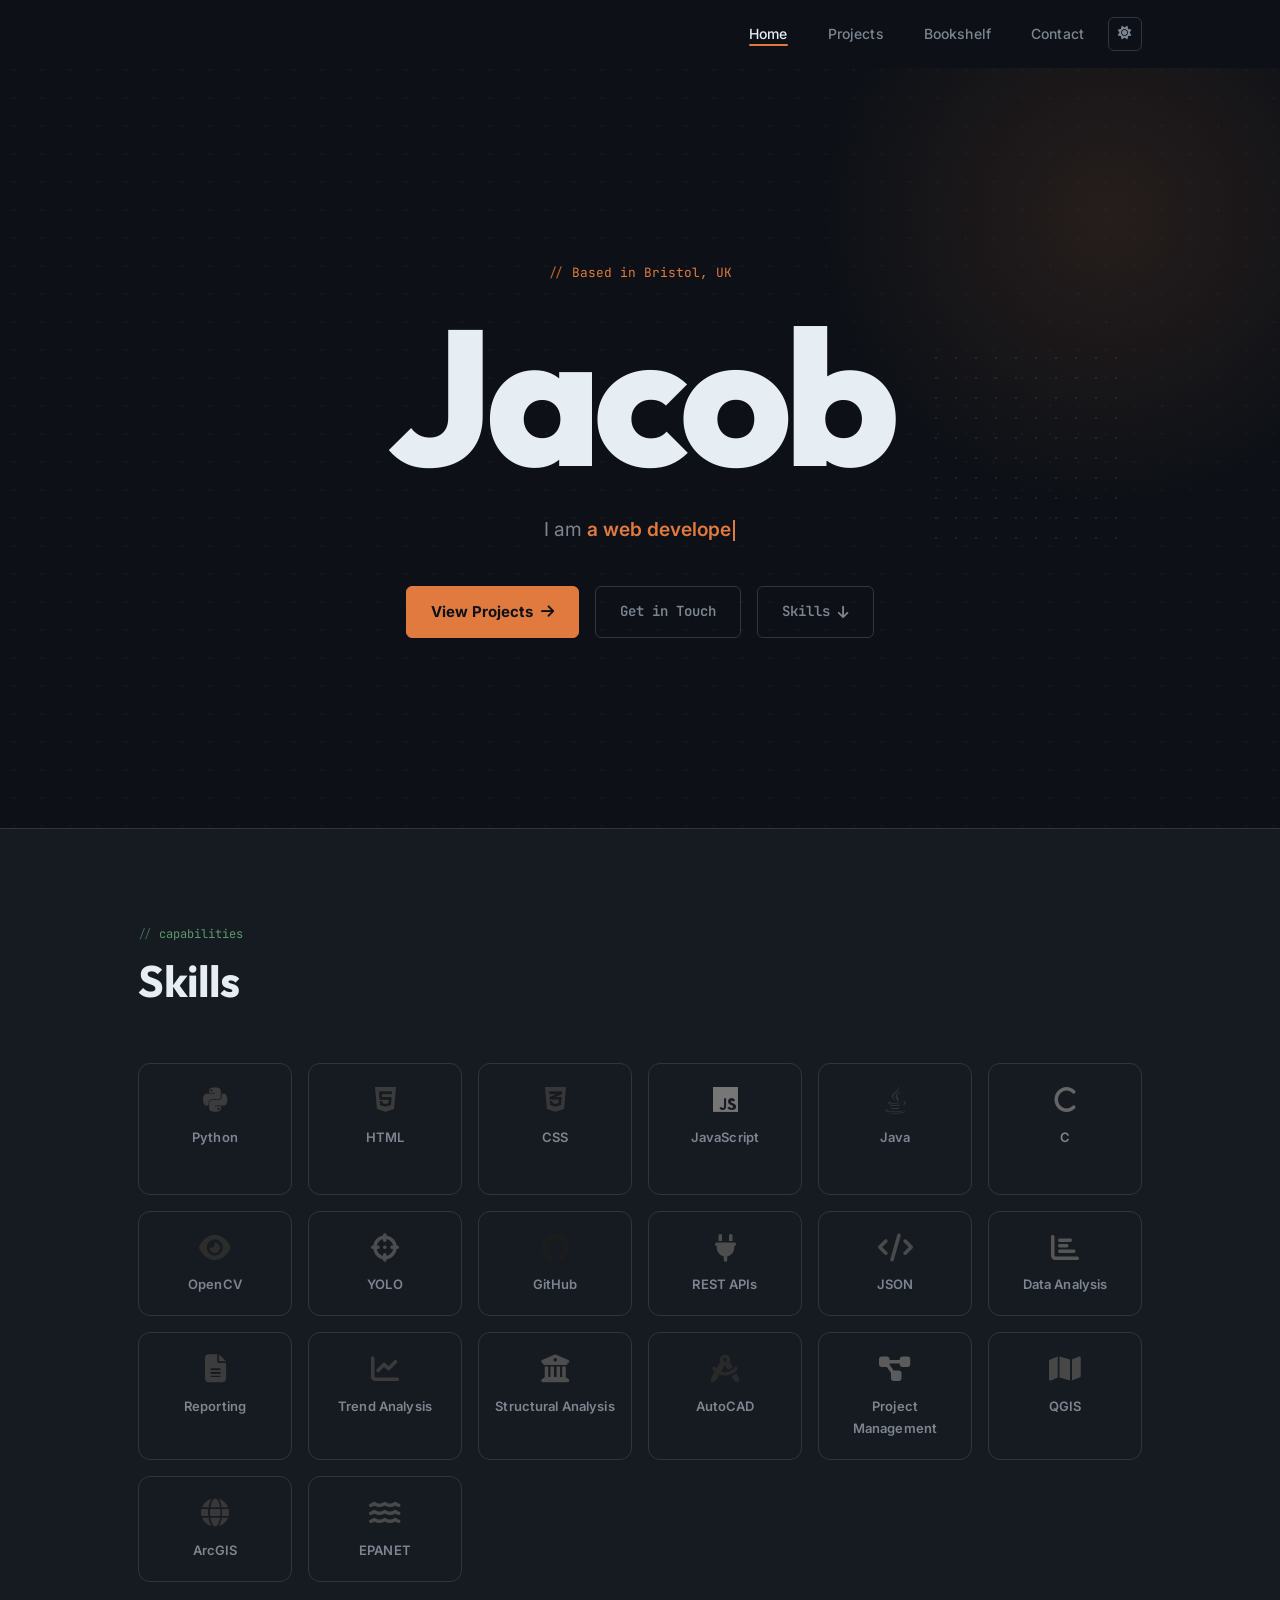
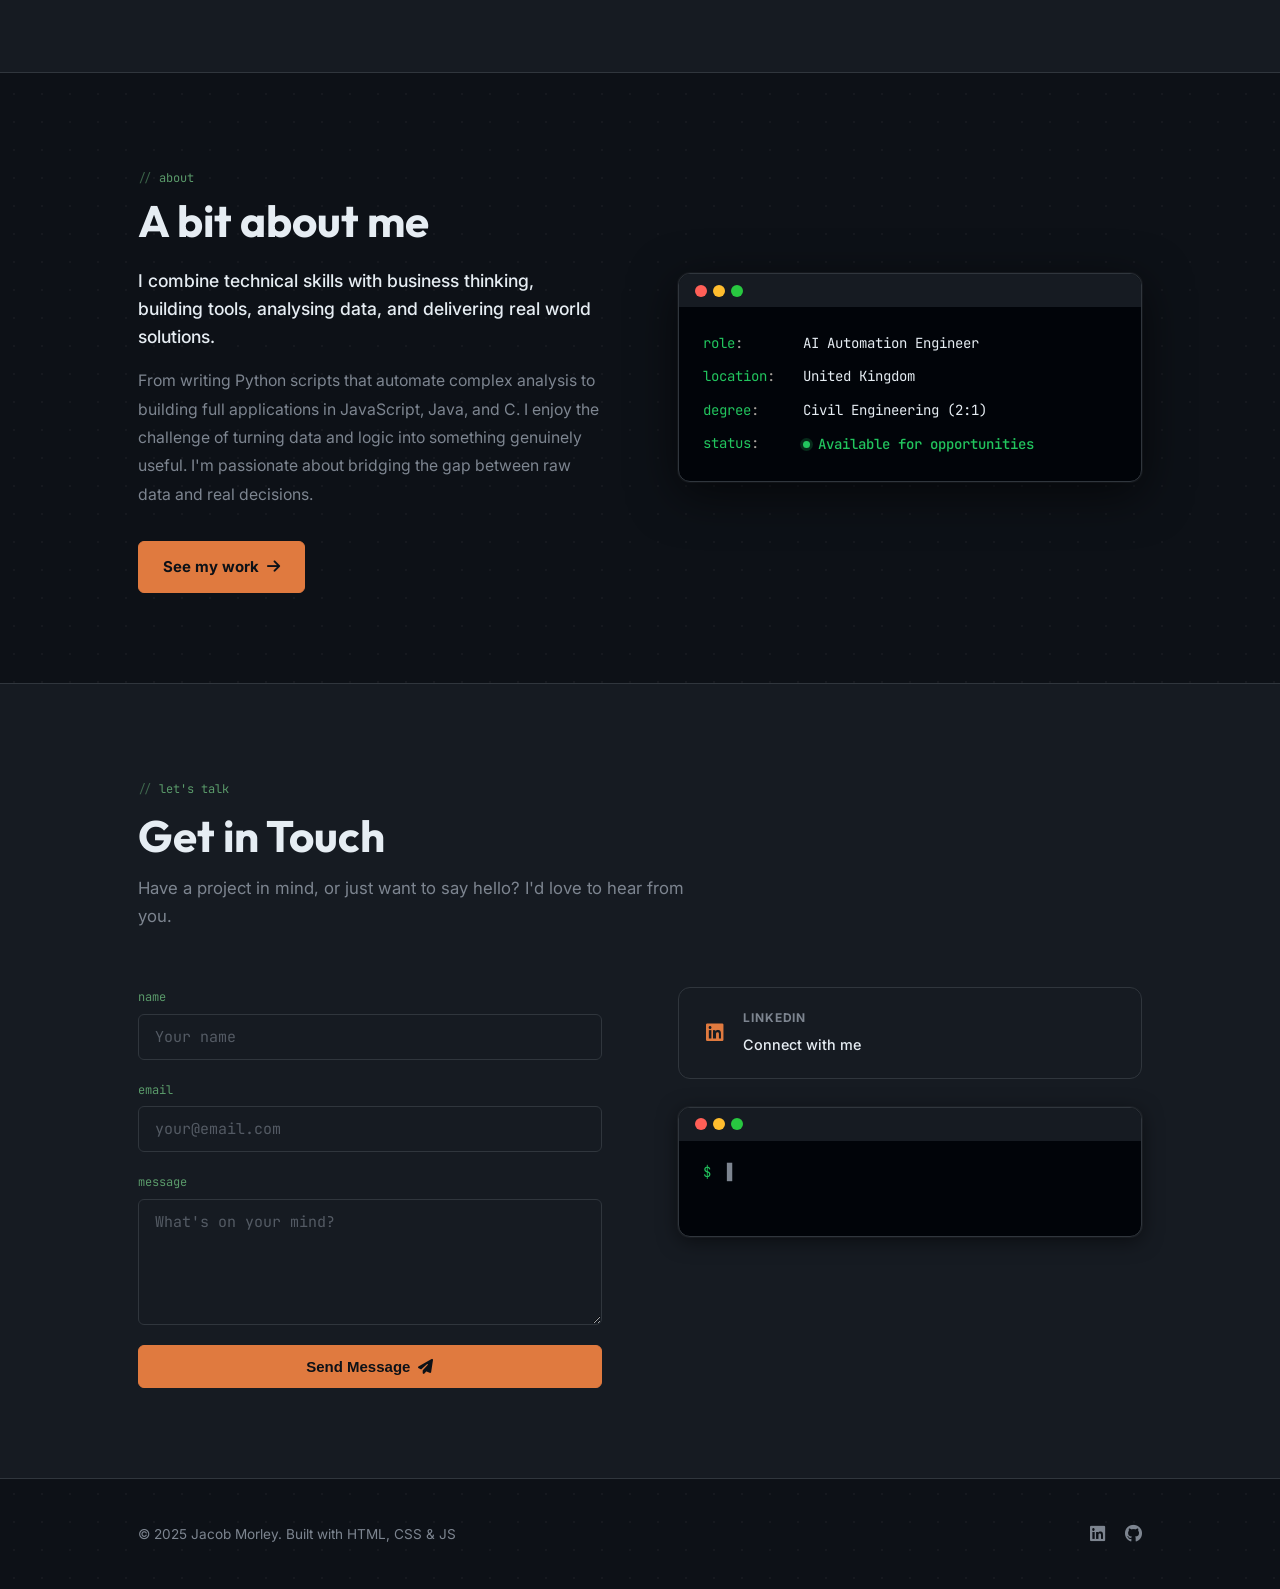
<file: index.html>
<!DOCTYPE html>
<html lang="en">
<head>
  <meta charset="UTF-8" />
  <meta name="viewport" content="width=device-width, initial-scale=1.0" />
  <title>Jacob Morley, Developer, Engineer, Writer</title>
  <meta name="description" content="Developer, Engineer, Writer based in Bristol, UK." />
  <meta property="og:title" content="Jacob Morley" />
  <meta property="og:description" content="Developer, Engineer, Writer" />
  <meta property="og:type" content="website" />

  <script>(function(){var t=localStorage.getItem('theme')||'dark';document.documentElement.setAttribute('data-theme',t);})();</script>
  <link rel="preconnect" href="https://fonts.googleapis.com" />
  <link rel="preconnect" href="https://fonts.gstatic.com" crossorigin />
  <link href="https://fonts.googleapis.com/css2?family=JetBrains+Mono:wght@400;500&family=Outfit:wght@300;400;500;600;700;800&family=Inter:wght@300;400;500;600&display=swap" rel="stylesheet" />
  <link rel="stylesheet" href="https://cdnjs.cloudflare.com/ajax/libs/font-awesome/6.5.1/css/all.min.css" crossorigin="anonymous" />
  <link rel="stylesheet" href="css/style.css" />
</head>
<body>

  <div class="scroll-progress" id="scrollProgress" aria-hidden="true"></div>

  <!-- Custom Cursor -->
  <div class="cursor-dot"  id="cursorDot" aria-hidden="true"></div>
  <div class="cursor-ring" id="cursorRing" aria-hidden="true"></div>

  <!-- Morphing title — physically travels from hero to nav on scroll -->
  <div id="morphTitle" class="morph-title" aria-hidden="true"><span id="morphFirst">Jacob</span><span id="morphLast"> Morley</span></div>

  <!-- Navigation -->
  <nav class="nav" id="nav" role="navigation" aria-label="Main navigation">
    <div class="nav__inner">
      <a href="index.html" class="nav__logo" aria-label="Jacob Morley Home">Jacob Morley</a>

      <ul class="nav__links" id="navLinks" role="list">
        <li><a href="index.html"     class="nav__link active">Home</a></li>
        <li><a href="projects.html"  class="nav__link">Projects</a></li>
        <li><a href="bookshelf.html" class="nav__link">Bookshelf</a></li>
        <li><a href="#contact"       class="nav__link">Contact</a></li>
      </ul>

      <div class="nav__actions">
        <button class="theme-toggle" id="themeToggle" aria-label="Toggle light/dark mode">
          <i class="fa-solid fa-sun" id="themeIcon"></i>
        </button>
        <button class="nav__toggle" id="navToggle" aria-label="Toggle menu" aria-expanded="false">
          <span></span>
          <span></span>
          <span></span>
        </button>
      </div>
    </div>
  </nav>

  <main>
    <!-- ── Hero ───────────────────────────────────────────── -->
    <section class="hero" id="hero" aria-label="Introduction">
      <div class="container">
        <div class="hero__content">
          <span class="hero__eyebrow fade-in">Based in Bristol, UK</span>
          <h1 class="hero__name" id="heroName">Jacob</h1>
          <p class="hero__tagline fade-in" aria-label="I am a web developer, AI Automation Engineer, musician, writer, kitesurfer, and company director">
            I am <span class="hero__typewriter"><span class="hero__typewriter-text" id="typewriterText"></span><span class="hero__cursor" aria-hidden="true"></span></span>
          </p>
          <div class="hero__cta fade-in">
            <a href="projects.html" class="btn btn--primary">
              View Projects <i class="fa-solid fa-arrow-right" aria-hidden="true"></i>
            </a>
            <a href="#contact" class="btn btn--ghost">Get in Touch</a>
            <a href="#skills" class="btn btn--ghost">
              Skills <i class="fa-solid fa-arrow-down" aria-hidden="true"></i>
            </a>
          </div>
        </div>

        <div class="hero__decoration" aria-hidden="true">
          <div class="hero__grid"></div>
        </div>
      </div>
    </section>

    <!-- ── Skills ─────────────────────────────────────────── -->
    <section class="skills" id="skills" aria-labelledby="skills-title">
      <div class="container">
        <div class="section-header reveal">
          <span class="section-label">Capabilities</span>
          <h2 class="section-title" id="skills-title">Skills</h2>
        </div>

        <div class="skills__grid" role="list" aria-label="Technical skills">

          <div class="skill-card reveal" role="listitem" aria-label="Python, Advanced" style="--icon-color:#3776ab" tabindex="0">
            <div class="skill-card__icon" aria-hidden="true">
              <i class="fa-brands fa-python" style="color:#3776ab"></i>
            </div>
            <span class="skill-card__name">Python</span>
            <span class="skill-card__level">Advanced</span>
          </div>

          <div class="skill-card reveal" role="listitem" aria-label="HTML, Advanced" style="--icon-color:#e34f26" tabindex="0">
            <div class="skill-card__icon" aria-hidden="true">
              <i class="fa-brands fa-html5" style="color:#e34f26"></i>
            </div>
            <span class="skill-card__name">HTML</span>
            <span class="skill-card__level">Advanced</span>
          </div>

          <div class="skill-card reveal" role="listitem" aria-label="CSS, Advanced" style="--icon-color:#1572b6" tabindex="0">
            <div class="skill-card__icon" aria-hidden="true">
              <i class="fa-brands fa-css3-alt" style="color:#1572b6"></i>
            </div>
            <span class="skill-card__name">CSS</span>
            <span class="skill-card__level">Advanced</span>
          </div>

          <div class="skill-card reveal" role="listitem" aria-label="JavaScript, Intermediate" style="--icon-color:#f7df1e" tabindex="0">
            <div class="skill-card__icon" aria-hidden="true">
              <i class="fa-brands fa-js" style="color:#f7df1e"></i>
            </div>
            <span class="skill-card__name">JavaScript</span>
            <span class="skill-card__level">Intermediate</span>
          </div>

          <div class="skill-card reveal" role="listitem" aria-label="Java, Intermediate" style="--icon-color:#007396" tabindex="0">
            <div class="skill-card__icon" aria-hidden="true">
              <i class="fa-brands fa-java" style="color:#007396"></i>
            </div>
            <span class="skill-card__name">Java</span>
            <span class="skill-card__level">Intermediate</span>
          </div>

          <div class="skill-card reveal" role="listitem" aria-label="C, Intermediate" style="--icon-color:#a8b9cc" tabindex="0">
            <div class="skill-card__icon" aria-hidden="true">
              <i class="fa-solid fa-c" style="color:#a8b9cc"></i>
            </div>
            <span class="skill-card__name">C</span>
            <span class="skill-card__level">Intermediate</span>
          </div>

          <div class="skill-card reveal" role="listitem" aria-label="OpenCV"
               style="--icon-color:#5c3ee8" tabindex="0">
            <div class="skill-card__icon" aria-hidden="true">
              <i class="fa-solid fa-eye" style="color:#5c3ee8"></i>
            </div>
            <span class="skill-card__name">OpenCV</span>
          </div>

          <div class="skill-card reveal" role="listitem" aria-label="YOLO object detection"
               style="--icon-color:#e07a3f" tabindex="0">
            <div class="skill-card__icon" aria-hidden="true">
              <i class="fa-solid fa-crosshairs" style="color:#e07a3f"></i>
            </div>
            <span class="skill-card__name">YOLO</span>
          </div>

          <div class="skill-card reveal" role="listitem" aria-label="GitHub"
               style="--icon-color:#333333" tabindex="0">
            <div class="skill-card__icon" aria-hidden="true">
              <i class="fa-brands fa-github" style="color:#333333"></i>
            </div>
            <span class="skill-card__name">GitHub</span>
          </div>

          <div class="skill-card reveal" role="listitem" aria-label="REST APIs"
               style="--icon-color:#e07a3f" tabindex="0">
            <div class="skill-card__icon" aria-hidden="true">
              <i class="fa-solid fa-plug" style="color:#e07a3f"></i>
            </div>
            <span class="skill-card__name">REST APIs</span>
          </div>

          <div class="skill-card reveal" role="listitem" aria-label="JSON"
               style="--icon-color:#4a90d9" tabindex="0">
            <div class="skill-card__icon" aria-hidden="true">
              <i class="fa-solid fa-code" style="color:#4a90d9"></i>
            </div>
            <span class="skill-card__name">JSON</span>
          </div>

          <div class="skill-card reveal" role="listitem" aria-label="Data Analysis"
               style="--icon-color:#22c55e" tabindex="0">
            <div class="skill-card__icon" aria-hidden="true">
              <i class="fa-solid fa-chart-bar" style="color:#22c55e"></i>
            </div>
            <span class="skill-card__name">Data Analysis</span>
          </div>

          <div class="skill-card reveal" role="listitem" aria-label="Reporting"
               style="--icon-color:#9b59b6" tabindex="0">
            <div class="skill-card__icon" aria-hidden="true">
              <i class="fa-solid fa-file-lines" style="color:#9b59b6"></i>
            </div>
            <span class="skill-card__name">Reporting</span>
          </div>

          <div class="skill-card reveal" role="listitem" aria-label="Trend Analysis"
               style="--icon-color:#e74c3c" tabindex="0">
            <div class="skill-card__icon" aria-hidden="true">
              <i class="fa-solid fa-chart-line" style="color:#e74c3c"></i>
            </div>
            <span class="skill-card__name">Trend Analysis</span>
          </div>

          <div class="skill-card reveal" role="listitem" aria-label="Structural Analysis"
               style="--icon-color:#78909c" tabindex="0">
            <div class="skill-card__icon" aria-hidden="true">
              <i class="fa-solid fa-building-columns" style="color:#78909c"></i>
            </div>
            <span class="skill-card__name">Structural Analysis</span>
          </div>

          <div class="skill-card reveal" role="listitem" aria-label="AutoCAD"
               style="--icon-color:#e2231a" tabindex="0">
            <div class="skill-card__icon" aria-hidden="true">
              <i class="fa-solid fa-drafting-compass" style="color:#e2231a"></i>
            </div>
            <span class="skill-card__name">AutoCAD</span>
          </div>

          <div class="skill-card reveal" role="listitem" aria-label="Project Management"
               style="--icon-color:#f59e0b" tabindex="0">
            <div class="skill-card__icon" aria-hidden="true">
              <i class="fa-solid fa-diagram-project" style="color:#f59e0b"></i>
            </div>
            <span class="skill-card__name">Project Management</span>
          </div>

          <div class="skill-card reveal" role="listitem" aria-label="QGIS"
               style="--icon-color:#589632" tabindex="0">
            <div class="skill-card__icon" aria-hidden="true">
              <i class="fa-solid fa-map" style="color:#589632"></i>
            </div>
            <span class="skill-card__name">QGIS</span>
          </div>

          <div class="skill-card reveal" role="listitem" aria-label="ArcGIS"
               style="--icon-color:#007ac2" tabindex="0">
            <div class="skill-card__icon" aria-hidden="true">
              <i class="fa-solid fa-globe" style="color:#007ac2"></i>
            </div>
            <span class="skill-card__name">ArcGIS</span>
          </div>

          <div class="skill-card reveal" role="listitem" aria-label="EPANET"
               style="--icon-color:#2196f3" tabindex="0">
            <div class="skill-card__icon" aria-hidden="true">
              <i class="fa-solid fa-water" style="color:#2196f3"></i>
            </div>
            <span class="skill-card__name">EPANET</span>
          </div>

        </div>
      </div>
    </section>

    <!-- ── About ──────────────────────────────────────────── -->
    <section class="about" id="about" aria-labelledby="about-title">
      <div class="container">
        <div class="about__inner">
          <div class="about__text reveal">
            <span class="section-label">About</span>
            <h2 class="section-title" id="about-title">A bit about me</h2>
            <p class="about__lead">
              I combine technical skills with business thinking, building tools, analysing data, and delivering real world solutions.
            </p>
            <p class="about__body">
              From writing Python scripts that automate complex analysis to building full applications in JavaScript, Java, and C. I enjoy the challenge of turning data and logic into something genuinely useful. I'm passionate about bridging the gap between raw data and real decisions.
            </p>
            <a href="projects.html" class="btn btn--primary">
              See my work <i class="fa-solid fa-arrow-right" aria-hidden="true"></i>
            </a>
          </div>

          <div class="about__visual reveal" aria-hidden="true">
            <div class="about__card">
              <div class="about__card-header">
                <span class="about__card-dot"></span>
                <span class="about__card-dot"></span>
                <span class="about__card-dot"></span>
              </div>
              <div class="about__card-body">
                <div class="about__card-line">
                  <span class="about__card-label">role</span>
                  <span class="about__card-value">AI Automation Engineer</span>
                </div>
                <div class="about__card-line">
                  <span class="about__card-label">location</span>
                  <span class="about__card-value">United Kingdom</span>
                </div>
                <div class="about__card-line">
                  <span class="about__card-label">degree</span>
                  <span class="about__card-value">Civil Engineering (2:1)</span>
                </div>
                <div class="about__card-line">
                  <span class="about__card-label">status</span>
                  <span class="about__card-value status-dot">Available for opportunities</span>
                </div>
              </div>
            </div>
          </div>
        </div>
      </div>
    </section>

    <!-- ── Contact ────────────────────────────────────────── -->
    <section class="contact" id="contact" aria-labelledby="contact-title">
      <div class="container">
        <div class="section-header reveal">
          <span class="section-label">Let's talk</span>
          <h2 class="section-title" id="contact-title">Get in Touch</h2>
          <p class="section-subtitle">
            Have a project in mind, or just want to say hello? I'd love to hear from you.
          </p>
        </div>

        <div class="contact__inner">
          <!-- Form -->
          <form class="contact__form reveal" id="contactForm" novalidate aria-label="Contact form">
            <div class="form-group">
              <label for="name">Name</label>
              <input type="text" id="name" name="name" placeholder="Your name" required autocomplete="name" />
            </div>
            <div class="form-group">
              <label for="email">Email</label>
              <input type="email" id="email" name="email" placeholder="your@email.com" required autocomplete="email" />
            </div>
            <div class="form-group">
              <label for="message">Message</label>
              <textarea id="message" name="message" rows="5" placeholder="What's on your mind?" required></textarea>
            </div>
            <button type="submit" class="btn btn--primary btn--full">
              <span>Send Message</span>
              <i class="fa-solid fa-paper-plane" aria-hidden="true"></i>
            </button>
          </form>

          <!-- Info sidebar -->
          <div class="contact__info reveal">
            <div class="contact__info-card">
              <i class="fa-brands fa-linkedin" aria-hidden="true"></i>
              <div>
                <strong>LinkedIn</strong>
                <a href="https://www.linkedin.com/in/jacob-morley-07291b1a0/"
                   target="_blank" rel="noopener noreferrer">
                  Connect with me
                </a>
              </div>
            </div>

            <!-- Terminal LinkedIn Easter Egg -->
            <div class="contact__terminal">
              <div class="terminal" role="presentation">
                <div class="terminal__header" aria-hidden="true">
                  <span class="terminal__dot"></span>
                  <span class="terminal__dot"></span>
                  <span class="terminal__dot"></span>
                </div>
                <div class="terminal__body">
                  <p class="terminal__line">
                    <span class="terminal__prompt" aria-hidden="true">$</span>
                    <span class="terminal__cmd" id="terminalText"></span>
                    <span class="terminal__cursor" aria-hidden="true">▋</span>
                  </p>
                  <p class="terminal__output" id="terminalOutput" style="opacity:0; transition: opacity 0.4s;">
                    <a href="https://www.linkedin.com/in/jacob-morley-07291b1a0/"
                       target="_blank" rel="noopener noreferrer">
                      → Opening profile: Jacob Morley
                    </a>
                  </p>
                </div>
              </div>
            </div>
          </div>
        </div>
      </div>
    </section>
  </main>

  <!-- Footer -->
  <footer class="footer" role="contentinfo">
    <div class="container">
      <div class="footer__inner">
        <p class="footer__copy">© 2025 Jacob Morley. Built with HTML, CSS &amp; JS</p>
        <div class="footer__links">
          <a href="https://www.linkedin.com/in/jacob-morley-07291b1a0/"
             target="_blank" rel="noopener noreferrer" aria-label="LinkedIn profile">
            <i class="fa-brands fa-linkedin" aria-hidden="true"></i>
          </a>
          <a href="https://github.com/" target="_blank" rel="noopener noreferrer" aria-label="GitHub profile">
            <i class="fa-brands fa-github" aria-hidden="true"></i>
          </a>
        </div>
      </div>
    </div>
  </footer>

  <script src="js/cursor.js"></script>
  <script src="js/main.js"></script>
</body>
</html>
</file>
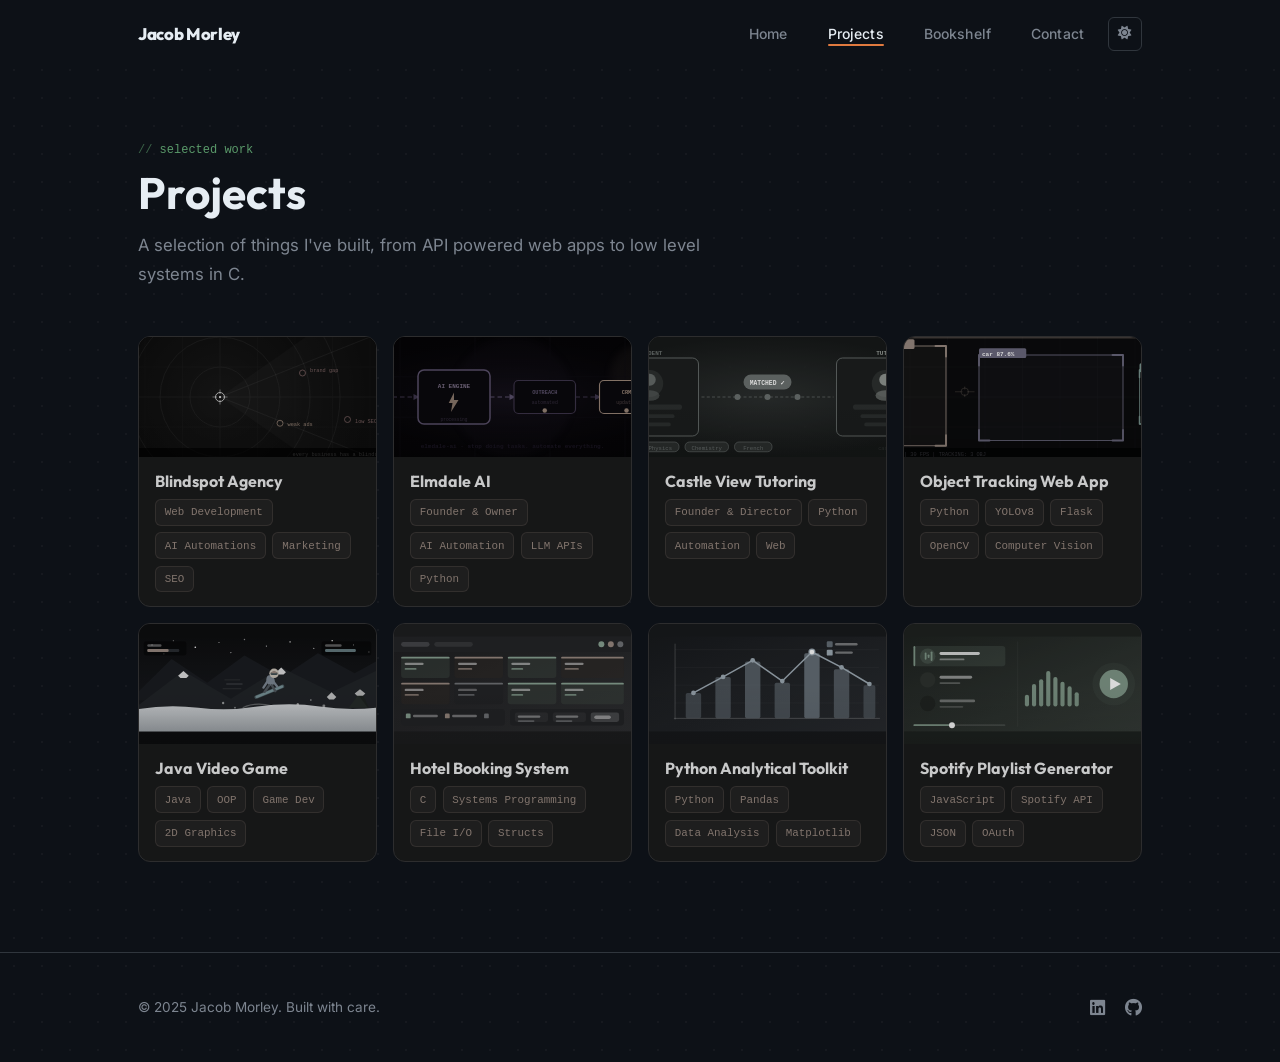
<file: projects.html>
<!DOCTYPE html>
<html lang="en">
<head>
  <meta charset="UTF-8" />
  <meta name="viewport" content="width=device-width, initial-scale=1.0" />
  <title>Projects, Jacob Morley</title>
  <meta name="description" content="A selection of projects built by Jacob Morley, spanning Python, JavaScript, Java, and C." />

  <link rel="preconnect" href="https://fonts.googleapis.com" />
  <link rel="preconnect" href="https://fonts.gstatic.com" crossorigin />
  <link href="https://fonts.googleapis.com/css2?family=Outfit:wght@300;400;500;600;700;800&family=Inter:wght@300;400;500;600&display=swap" rel="stylesheet" />
  <link rel="stylesheet" href="https://cdnjs.cloudflare.com/ajax/libs/font-awesome/6.5.1/css/all.min.css" crossorigin="anonymous" />
  <link rel="stylesheet" href="css/style.css" />
  <script>(function(){var t=localStorage.getItem('theme')||'dark';document.documentElement.setAttribute('data-theme',t);})();</script>
</head>
<body>

  <div class="scroll-progress" id="scrollProgress" aria-hidden="true"></div>

  <!-- Custom Cursor -->
  <div class="cursor-dot"  id="cursorDot"  aria-hidden="true"></div>
  <div class="cursor-ring" id="cursorRing" aria-hidden="true"></div>

  <!-- Navigation -->
  <nav class="nav" id="nav" role="navigation" aria-label="Main navigation">
    <div class="nav__inner">
      <a href="index.html" class="nav__logo" aria-label="Jacob Morley Home">Jacob Morley</a>

      <ul class="nav__links" id="navLinks" role="list">
        <li><a href="index.html"     class="nav__link">Home</a></li>
        <li><a href="projects.html"  class="nav__link active">Projects</a></li>
        <li><a href="bookshelf.html" class="nav__link">Bookshelf</a></li>
        <li><a href="index.html#contact" class="nav__link">Contact</a></li>
      </ul>

      <div class="nav__actions">
        <button class="theme-toggle" id="themeToggle" aria-label="Toggle light/dark mode">
          <i class="fa-solid fa-sun" id="themeIcon"></i>
        </button>
        <button class="nav__toggle" id="navToggle" aria-label="Toggle menu" aria-expanded="false">
          <span></span><span></span><span></span>
        </button>
      </div>
    </div>
  </nav>

  <main>
    <!-- Page Hero -->
    <section class="page-hero" aria-labelledby="projects-title">
      <div class="container">
        <div class="reveal">
          <span class="section-label">Selected Work</span>
          <h1 class="section-title" id="projects-title">Projects</h1>
          <p>A selection of things I've built, from API powered web apps to low level systems in C.</p>
        </div>
      </div>
    </section>

    <!-- Projects Grid -->
    <section class="projects-section" aria-label="Project list">
      <div class="container">
        <div class="projects-grid">

          <!-- Project 1: Spotify Playlist Generator -->
          <article class="project-card reveal" role="article"
            data-title="Spotify Playlist Generator"
            data-desc="A web application that generates personalised Spotify playlists based on user preferences, mood, and listening patterns. Integrates with the Spotify Web API using OAuth 2.0 for authentication, then fetches track audio features to intelligently build and create playlists."
            data-features='["OAuth 2.0 Spotify authentication","Mood based track selection via audio features","Dynamic playlist creation via Spotify API","Clean, responsive UI with real time feedback","JSON data handling & REST API integration"]'
            data-tags="JavaScript,Spotify API,REST APIs,JSON,OAuth"
            data-color="#1db954"
            data-emoji="🎵"
            data-github="#">
            <div class="project-card__banner" style="background:#0d2818;">
              <svg xmlns="http://www.w3.org/2000/svg" viewBox="0 0 400 160" aria-hidden="true">
                <defs>
                  <linearGradient id="g-sp" x1="0%" y1="0%" x2="100%" y2="100%">
                    <stop offset="0%" stop-color="#0d2818"/><stop offset="100%" stop-color="#1a472a"/>
                  </linearGradient>
                </defs>
                <rect width="400" height="160" fill="url(#g-sp)"/>
                <!-- Playlist rows -->
                <rect x="16" y="16" width="155" height="34" rx="5" fill="#1db954" fill-opacity="0.18"/>
                <rect x="16" y="16" width="3" height="34" rx="2" fill="#1db954"/>
                <circle cx="40" cy="33" r="13" fill="#1db954" fill-opacity="0.22"/>
                <rect x="35" y="27" width="3" height="12" rx="1.5" fill="#1db954"/>
                <rect x="40" y="30" width="3" height="6" rx="1.5" fill="#1db954"/>
                <rect x="45" y="25" width="3" height="16" rx="1.5" fill="#1db954"/>
                <rect x="60" y="26" width="68" height="5" rx="2.5" fill="white" fill-opacity="0.8"/>
                <rect x="60" y="37" width="42" height="3" rx="1.5" fill="white" fill-opacity="0.4"/>
                <circle cx="40" cy="73" r="13" fill="#1a3a20"/>
                <rect x="60" y="66" width="55" height="5" rx="2.5" fill="white" fill-opacity="0.5"/>
                <rect x="60" y="77" width="35" height="3" rx="1.5" fill="white" fill-opacity="0.25"/>
                <circle cx="40" cy="113" r="13" fill="#112a16"/>
                <rect x="60" y="106" width="60" height="5" rx="2.5" fill="white" fill-opacity="0.35"/>
                <rect x="60" y="117" width="40" height="3" rx="1.5" fill="white" fill-opacity="0.18"/>
                <!-- Progress bar -->
                <rect x="16" y="148" width="155" height="3" rx="1.5" fill="white" fill-opacity="0.12"/>
                <rect x="16" y="148" width="65" height="3" rx="1.5" fill="#1db954"/>
                <circle cx="81" cy="149.5" r="5" fill="white"/>
                <line x1="192" y1="8" x2="192" y2="152" stroke="white" stroke-opacity="0.08"/>
                <!-- Waveform bars -->
                <g fill="#1db954">
                  <rect x="204" y="98" width="7" height="20" rx="3.5"/>
                  <rect x="216" y="80" width="7" height="38" rx="3.5"/>
                  <rect x="228" y="72" width="7" height="46" rx="3.5"/>
                  <rect x="240" y="58" width="7" height="60" rx="3.5"/>
                  <rect x="252" y="68" width="7" height="50" rx="3.5"/>
                  <rect x="264" y="76" width="7" height="42" rx="3.5"/>
                  <rect x="276" y="84" width="7" height="34" rx="3.5"/>
                  <rect x="288" y="94" width="7" height="24" rx="3.5"/>
                </g>
                <!-- Play button -->
                <circle cx="354" cy="80" r="36" fill="#1db954" fill-opacity="0.08"/>
                <circle cx="354" cy="80" r="24" fill="#1db954"/>
                <polygon points="348,70 348,90 366,80" fill="white"/>
              </svg>
            </div>
            <div class="project-card__body">
              <h2 class="project-card__title">Spotify Playlist Generator</h2>
              <div class="project-card__tags">
                <span class="tag">JavaScript</span>
                <span class="tag">Spotify API</span>
                <span class="tag">JSON</span>
                <span class="tag">OAuth</span>
              </div>
            </div>
          </article>

          <!-- Project 2: Python Analytical Tools -->
          <article class="project-card reveal" role="article"
            data-title="Python Analytical Toolkit"
            data-desc="A collection of Python scripts and tools for data analysis and reporting automation. Built to handle real world data challenges: cleaning messy datasets, identifying trends, and generating visual reports that communicate findings clearly."
            data-features='["Automated data cleaning pipelines","Trend identification & statistical analysis","Chart and report generation with matplotlib","CSV/JSON data ingestion & transformation","Modular architecture for reuse across projects"]'
            data-tags="Python,Pandas,Matplotlib,Data Analysis,Reporting"
            data-color="#3776ab"
            data-emoji="📊"
            data-github="#">
            <div class="project-card__banner" style="background:#0d1b2e;">
              <svg xmlns="http://www.w3.org/2000/svg" viewBox="0 0 400 160" aria-hidden="true">
                <defs>
                  <linearGradient id="g-py" x1="0%" y1="0%" x2="100%" y2="100%">
                    <stop offset="0%" stop-color="#0d1b2e"/><stop offset="100%" stop-color="#1a2e4a"/>
                  </linearGradient>
                </defs>
                <rect width="400" height="160" fill="url(#g-py)"/>
                <!-- Grid lines -->
                <g stroke="white" stroke-opacity="0.06" stroke-width="1">
                  <line x1="44" y1="22" x2="388" y2="22"/>
                  <line x1="44" y1="52" x2="388" y2="52"/>
                  <line x1="44" y1="82" x2="388" y2="82"/>
                  <line x1="44" y1="112" x2="388" y2="112"/>
                  <line x1="44" y1="138" x2="388" y2="138"/>
                </g>
                <!-- Axes -->
                <line x1="44" y1="12" x2="44" y2="140" stroke="white" stroke-opacity="0.22" stroke-width="1.5"/>
                <line x1="42" y1="138" x2="390" y2="138" stroke="white" stroke-opacity="0.22" stroke-width="1.5"/>
                <!-- Bar chart -->
                <rect x="62"  y="95"  width="26" height="43" rx="3" fill="#3776ab" fill-opacity="0.55"/>
                <rect x="112" y="68"  width="26" height="70" rx="3" fill="#3776ab" fill-opacity="0.65"/>
                <rect x="162" y="42"  width="26" height="96" rx="3" fill="#3776ab" fill-opacity="0.8"/>
                <rect x="212" y="78"  width="26" height="60" rx="3" fill="#3776ab" fill-opacity="0.65"/>
                <rect x="262" y="28"  width="26" height="110" rx="3" fill="#3776ab"/>
                <rect x="312" y="55"  width="26" height="83" rx="3" fill="#3776ab" fill-opacity="0.72"/>
                <rect x="362" y="82"  width="20" height="56" rx="3" fill="#3776ab" fill-opacity="0.55"/>
                <!-- Line overlay -->
                <polyline points="75,95 125,68 175,40 225,75 275,26 325,52 372,80"
                  fill="none" stroke="#64b5f6" stroke-width="2.5" stroke-linejoin="round" stroke-linecap="round"/>
                <!-- Data points -->
                <circle cx="75"  cy="95" r="4" fill="#64b5f6"/>
                <circle cx="125" cy="68" r="4" fill="#64b5f6"/>
                <circle cx="175" cy="40" r="4" fill="#64b5f6"/>
                <circle cx="225" cy="75" r="4" fill="#64b5f6"/>
                <circle cx="275" cy="26" r="5" fill="white" stroke="#64b5f6" stroke-width="2"/>
                <circle cx="325" cy="52" r="4" fill="#64b5f6"/>
                <circle cx="372" cy="80" r="4" fill="#64b5f6"/>
                <!-- Legend -->
                <rect x="300" y="8"  width="10" height="10" rx="2" fill="#3776ab"/>
                <rect x="314" y="11" width="38" height="4" rx="2" fill="white" fill-opacity="0.4"/>
                <rect x="300" y="22" width="10" height="10" rx="2" fill="#64b5f6"/>
                <rect x="314" y="25" width="30" height="4" rx="2" fill="white" fill-opacity="0.4"/>
              </svg>
            </div>
            <div class="project-card__body">
              <h2 class="project-card__title">Python Analytical Toolkit</h2>
              <div class="project-card__tags">
                <span class="tag">Python</span>
                <span class="tag">Pandas</span>
                <span class="tag">Data Analysis</span>
                <span class="tag">Matplotlib</span>
              </div>
            </div>
          </article>

          <!-- Project 3: C Hotel Booking System -->
          <article class="project-card reveal" role="article"
            data-title="Hotel Booking System"
            data-desc="A console based hotel booking and management system written in C. Demonstrates strong fundamentals in systems programming memory management, structs, file I/O for persistence, and a clean command line interface for managing reservations and billing."
            data-features='["Room inventory management with dynamic allocation","Reservation creation, modification & cancellation","Billing calculation and receipt generation","File I/O for persistent data storage","Input validation and error handling"]'
            data-tags="C,Systems Programming,File I/O,Data Structures"
            data-color="#a8b9cc"
            data-emoji="🏨"
            data-github="#">
            <div class="project-card__banner" style="background:#1a1e2a;">
              <svg xmlns="http://www.w3.org/2000/svg" viewBox="0 0 400 160" aria-hidden="true">
                <defs>
                  <linearGradient id="g-hotel" x1="0%" y1="0%" x2="100%" y2="100%">
                    <stop offset="0%" stop-color="#1a1e2a"/><stop offset="100%" stop-color="#2a3040"/>
                  </linearGradient>
                </defs>
                <rect width="400" height="160" fill="url(#g-hotel)"/>
                <!-- Header bar -->
                <rect x="0" y="0" width="400" height="26" fill="#1e2535"/>
                <rect x="12" y="9" width="48" height="8" rx="4" fill="#4a5568" fill-opacity="0.7"/>
                <rect x="68" y="9" width="65" height="8" rx="4" fill="#4a5568" fill-opacity="0.4"/>
                <circle cx="350" cy="13" r="5" fill="#22c55e"/>
                <circle cx="366" cy="13" r="5" fill="#e07a3f"/>
                <circle cx="382" cy="13" r="5" fill="#64748b"/>
                <!-- Room grid row 1 -->
                <rect x="12"  y="34" width="82" height="36" rx="5" fill="#14532d" fill-opacity="0.55"/>
                <rect x="12"  y="34" width="82" height="3"  rx="2" fill="#22c55e"/>
                <rect x="18"  y="44" width="32" height="4"  rx="2" fill="white" fill-opacity="0.5"/>
                <rect x="18"  y="53" width="20" height="3"  rx="1.5" fill="#22c55e" fill-opacity="0.8"/>
                <rect x="102" y="34" width="82" height="36" rx="5" fill="#4a2510" fill-opacity="0.55"/>
                <rect x="102" y="34" width="82" height="3"  rx="2" fill="#e07a3f"/>
                <rect x="108" y="44" width="32" height="4"  rx="2" fill="white" fill-opacity="0.5"/>
                <rect x="108" y="53" width="24" height="3"  rx="1.5" fill="#e07a3f" fill-opacity="0.8"/>
                <rect x="192" y="34" width="82" height="36" rx="5" fill="#14532d" fill-opacity="0.55"/>
                <rect x="192" y="34" width="82" height="3"  rx="2" fill="#22c55e"/>
                <rect x="198" y="44" width="32" height="4"  rx="2" fill="white" fill-opacity="0.5"/>
                <rect x="198" y="53" width="20" height="3"  rx="1.5" fill="#22c55e" fill-opacity="0.8"/>
                <rect x="282" y="34" width="106" height="36" rx="5" fill="#4a2510" fill-opacity="0.55"/>
                <rect x="282" y="34" width="106" height="3"  rx="2" fill="#e07a3f"/>
                <rect x="288" y="44" width="32" height="4"  rx="2" fill="white" fill-opacity="0.5"/>
                <rect x="288" y="53" width="24" height="3"  rx="1.5" fill="#e07a3f" fill-opacity="0.8"/>
                <!-- Room grid row 2 -->
                <rect x="12"  y="78" width="82" height="36" rx="5" fill="#4a2510" fill-opacity="0.55"/>
                <rect x="12"  y="78" width="82" height="3"  rx="2" fill="#e07a3f"/>
                <rect x="18"  y="88" width="32" height="4"  rx="2" fill="white" fill-opacity="0.5"/>
                <rect x="18"  y="97" width="24" height="3"  rx="1.5" fill="#e07a3f" fill-opacity="0.8"/>
                <rect x="102" y="78" width="82" height="36" rx="5" fill="#1e2535" fill-opacity="0.9"/>
                <rect x="102" y="78" width="82" height="3"  rx="2" fill="#64748b"/>
                <rect x="108" y="88" width="32" height="4"  rx="2" fill="white" fill-opacity="0.3"/>
                <rect x="108" y="97" width="28" height="3"  rx="1.5" fill="#64748b" fill-opacity="0.8"/>
                <rect x="192" y="78" width="82" height="36" rx="5" fill="#14532d" fill-opacity="0.55"/>
                <rect x="192" y="78" width="82" height="3"  rx="2" fill="#22c55e"/>
                <rect x="198" y="88" width="32" height="4"  rx="2" fill="white" fill-opacity="0.5"/>
                <rect x="198" y="97" width="20" height="3"  rx="1.5" fill="#22c55e" fill-opacity="0.8"/>
                <rect x="282" y="78" width="106" height="36" rx="5" fill="#14532d" fill-opacity="0.55"/>
                <rect x="282" y="78" width="106" height="3"  rx="2" fill="#22c55e"/>
                <rect x="288" y="88" width="32" height="4"  rx="2" fill="white" fill-opacity="0.5"/>
                <rect x="288" y="97" width="20" height="3"  rx="1.5" fill="#22c55e" fill-opacity="0.8"/>
                <!-- Stats + booking bar -->
                <rect x="12"  y="122" width="175" height="28" rx="5" fill="#1e2535"/>
                <rect x="20"  y="130" width="8" height="8" rx="2" fill="#22c55e"/>
                <rect x="32"  y="132" width="42" height="4" rx="2" fill="white" fill-opacity="0.38"/>
                <rect x="86"  y="130" width="8" height="8" rx="2" fill="#e07a3f"/>
                <rect x="98"  y="132" width="42" height="4" rx="2" fill="white" fill-opacity="0.38"/>
                <rect x="152" y="130" width="8" height="8" rx="2" fill="#64748b"/>
                <rect x="196" y="122" width="192" height="28" rx="5" fill="#1e2535"/>
                <rect x="204" y="128" width="56" height="16" rx="4" fill="#2a3040"/>
                <rect x="209" y="133" width="38" height="4" rx="2" fill="white" fill-opacity="0.4"/>
                <rect x="209" y="141" width="28" height="3" rx="1.5" fill="#a8b9cc" fill-opacity="0.4"/>
                <rect x="268" y="128" width="56" height="16" rx="4" fill="#2a3040"/>
                <rect x="273" y="133" width="38" height="4" rx="2" fill="white" fill-opacity="0.4"/>
                <rect x="273" y="141" width="28" height="3" rx="1.5" fill="#a8b9cc" fill-opacity="0.4"/>
                <rect x="332" y="128" width="48" height="16" rx="4" fill="#a8b9cc" fill-opacity="0.25"/>
                <rect x="338" y="133" width="28" height="6" rx="3" fill="white" fill-opacity="0.45"/>
              </svg>
            </div>
            <div class="project-card__body">
              <h2 class="project-card__title">Hotel Booking System</h2>
              <div class="project-card__tags">
                <span class="tag">C</span>
                <span class="tag">Systems Programming</span>
                <span class="tag">File I/O</span>
                <span class="tag">Structs</span>
              </div>
            </div>
          </article>

          <!-- Project 4: Java Video Game -->
          <article class="project-card reveal" role="article"
            data-title="Java Video Game"
            data-desc="A 2D video game built in Java, demonstrating strong object-oriented design principles. The game features smooth game loop mechanics, collision detection, score tracking, animated sprites, and multiple game states all implemented from first principles."
            data-features='["Game loop with delta time physics","Collision detection system","Animated sprite rendering","Score tracking & high score persistence","Multiple game states (menu, play, pause, game over)"]'
            data-tags="Java,OOP,Game Development,2D Graphics"
            data-color="#007396"
            data-emoji="🎮"
            data-github="#">
            <div class="project-card__banner" style="background:#0a0e1a;">
              <svg xmlns="http://www.w3.org/2000/svg" viewBox="0 0 400 160" aria-hidden="true">
                <defs>
                  <linearGradient id="g-game" x1="0%" y1="0%" x2="0%" y2="100%">
                    <stop offset="0%" stop-color="#0a0e1a"/>
                    <stop offset="100%" stop-color="#0d1e3a"/>
                  </linearGradient>
                  <linearGradient id="g-slope" x1="0%" y1="0%" x2="0%" y2="100%">
                    <stop offset="0%" stop-color="#c8dcf0"/>
                    <stop offset="100%" stop-color="#8ab0d0"/>
                  </linearGradient>
                </defs>
                <!-- Sky -->
                <rect width="400" height="160" fill="url(#g-game)"/>
                <!-- Stars -->
                <circle cx="22"  cy="14" r="1.2" fill="white" fill-opacity="0.8"/>
                <circle cx="58"  cy="7"  r="1"   fill="white" fill-opacity="0.6"/>
                <circle cx="95"  cy="18" r="1.4" fill="white"/>
                <circle cx="135" cy="10" r="1"   fill="white" fill-opacity="0.7"/>
                <circle cx="178" cy="5"  r="1.2" fill="white" fill-opacity="0.5"/>
                <circle cx="215" cy="16" r="1"   fill="white" fill-opacity="0.8"/>
                <circle cx="255" cy="9"  r="1.4" fill="white" fill-opacity="0.6"/>
                <circle cx="295" cy="20" r="1"   fill="white" fill-opacity="0.7"/>
                <circle cx="326" cy="7"  r="1.2" fill="white"/>
                <circle cx="362" cy="14" r="1"   fill="white" fill-opacity="0.8"/>
                <circle cx="388" cy="26" r="1.4" fill="white" fill-opacity="0.5"/>
                <circle cx="42"  cy="29" r="1"   fill="white" fill-opacity="0.5"/>
                <circle cx="155" cy="27" r="1.2" fill="white" fill-opacity="0.6"/>
                <!-- Far mountains -->
                <polygon points="0,92 55,38 115,78 178,32 242,68 302,28 364,62 400,42 400,108 0,108" fill="#0d1e3a"/>
                <!-- Mid mountains with snow caps -->
                <polygon points="0,115 75,58 155,105 240,52 325,94 400,58 400,125 0,125" fill="#112740"/>
                <polygon points="66,66 75,58 84,66 80,70 70,70"   fill="white" fill-opacity="0.85"/>
                <polygon points="232,60 240,52 248,60 244,64 236,64" fill="white" fill-opacity="0.85"/>
                <polygon points="317,102 325,94 333,102 329,106 321,106" fill="white" fill-opacity="0.75"/>
                <!-- Snow ground -->
                <path d="M0,122 Q50,114 100,120 Q150,126 200,118 Q255,110 305,118 Q352,125 400,120 L400,160 L0,160 Z" fill="url(#g-slope)"/>
                <!-- Jump ramp -->
                <path d="M175,120 Q196,110 224,117" fill="none" stroke="white" stroke-opacity="0.3" stroke-width="2"/>
                <!-- Speed lines -->
                <line x1="148" y1="80" x2="174" y2="80" stroke="white" stroke-opacity="0.22" stroke-width="1.5" stroke-linecap="round"/>
                <line x1="142" y1="88" x2="172" y2="88" stroke="white" stroke-opacity="0.16" stroke-width="1"   stroke-linecap="round"/>
                <line x1="145" y1="73" x2="170" y2="73" stroke="white" stroke-opacity="0.14" stroke-width="1"   stroke-linecap="round"/>
                <!-- Snowboard (angled trick) -->
                <rect x="193" y="90" width="54" height="6" rx="3" transform="rotate(-22,220,93)" fill="#007396"/>
                <rect x="195" y="91" width="50" height="4" rx="2" transform="rotate(-22,220,93)" fill="#00b4d8"/>
                <!-- Body -->
                <ellipse cx="222" cy="74" rx="7" ry="9" transform="rotate(-18,222,74)" fill="#4a90d9"/>
                <!-- Head -->
                <circle cx="228" cy="62" r="8" fill="#f4c07a"/>
                <!-- Goggles -->
                <rect x="222" y="60" width="12" height="5" rx="2.5" fill="#005f7a"/>
                <!-- Beanie -->
                <path d="M222,62 Q228,53 234,62" fill="#e07a3f"/>
                <!-- Arms -->
                <line x1="218" y1="74" x2="210" y2="86" stroke="#4a90d9" stroke-width="4" stroke-linecap="round"/>
                <line x1="226" y1="75" x2="233" y2="84" stroke="#4a90d9" stroke-width="4" stroke-linecap="round"/>
                <!-- Legs -->
                <line x1="220" y1="82" x2="212" y2="93" stroke="#2c5f8a" stroke-width="4" stroke-linecap="round"/>
                <line x1="224" y1="82" x2="230" y2="92" stroke="#2c5f8a" stroke-width="4" stroke-linecap="round"/>
                <!-- Snow particles -->
                <circle cx="142" cy="112" r="2"   fill="white" fill-opacity="0.55"/>
                <circle cx="162" cy="120" r="1.5" fill="white" fill-opacity="0.45"/>
                <circle cx="268" cy="114" r="2"   fill="white" fill-opacity="0.55"/>
                <circle cx="290" cy="107" r="1.5" fill="white" fill-opacity="0.4"/>
                <circle cx="312" cy="117" r="2.5" fill="white" fill-opacity="0.5"/>
                <!-- HUD score box -->
                <rect x="308" y="8" width="84" height="24" rx="4" fill="black" fill-opacity="0.45"/>
                <rect x="314" y="13" width="28" height="4" rx="2" fill="white" fill-opacity="0.35"/>
                <rect x="314" y="21" width="52" height="5" rx="2" fill="#00b4d8" fill-opacity="0.8"/>
                <!-- HUD speed meter -->
                <rect x="8" y="8" width="72" height="24" rx="4" fill="black" fill-opacity="0.45"/>
                <rect x="14" y="13" width="24" height="4" rx="2" fill="white" fill-opacity="0.35"/>
                <rect x="14" y="21" width="54" height="5" rx="2" fill="#1a2e50"/>
                <rect x="14" y="21" width="36" height="5" rx="2" fill="#e07a3f"/>
                <!-- Pine tree -->
                <polygon points="358,120 373,88 388,120" fill="#0a2a1a"/>
                <polygon points="354,120 370,98 386,120" fill="#0d3522"/>
                <polygon points="364,96 373,89 382,96 378,100 368,100" fill="white" fill-opacity="0.7"/>
              </svg>
            </div>
            <div class="project-card__body">
              <h2 class="project-card__title">Java Video Game</h2>
              <div class="project-card__tags">
                <span class="tag">Java</span>
                <span class="tag">OOP</span>
                <span class="tag">Game Dev</span>
                <span class="tag">2D Graphics</span>
              </div>
            </div>
          </article>

          <!-- Project 5: YOLO Object Tracking Web App -->
          <article class="project-card reveal" role="article"
            data-title="Object Tracking Web App"
            data-desc="A real time object tracking application powered by YOLOv8, a state of the art deep learning computer vision model, served through a Python Flask web API. The project involved integrating a pre trained neural network into a full stack web application, handling live inference and streaming detection results through a clean frontend interface."
            data-features='["Real time object detection via YOLOv8 deep learning model","Python Flask backend serving live inference over a REST API","Full stack architecture: Python API with a clean frontend","Handles multiple object classes simultaneously with confidence scoring","Bounding box visualisation with class labels streamed to the UI","Pre trained model integration with no custom training required"]'
            data-tags="Python,YOLOv8,Flask,OpenCV,Computer Vision,Deep Learning"
            data-color="#6c5ce7"
            data-emoji="🎯"
            data-github="#">
            <!-- Banner: live YOLO detection graphic -->
            <div class="project-card__banner" style="padding:0;font-size:0;background:#080b14;overflow:hidden;">
              <svg xmlns="http://www.w3.org/2000/svg" viewBox="0 0 500 160" width="100%" height="100%" preserveAspectRatio="xMidYMid slice">
                <defs>
                  <style>
                    @keyframes yolo-scan {
                      0%   { transform:translateY(0);     opacity:0;   }
                      4%   { opacity:0.45; }
                      93%  { opacity:0.45; }
                      100% { transform:translateY(162px); opacity:0;   }
                    }
                    @keyframes yolo-blink { 0%,49%{opacity:1} 50%,100%{opacity:0} }
                    .ys { animation: yolo-scan  3.8s linear infinite; }
                    .yb { animation: yolo-blink 1s  step-end infinite; }
                  </style>
                </defs>

                <!-- Background -->
                <rect width="500" height="160" fill="#080b14"/>

                <!-- Subtle grid -->
                <g stroke="#0e1322" stroke-width="0.75">
                  <line x1="50"  y1="0"   x2="50"  y2="160"/>
                  <line x1="100" y1="0"   x2="100" y2="160"/>
                  <line x1="150" y1="0"   x2="150" y2="160"/>
                  <line x1="200" y1="0"   x2="200" y2="160"/>
                  <line x1="250" y1="0"   x2="250" y2="160"/>
                  <line x1="300" y1="0"   x2="300" y2="160"/>
                  <line x1="350" y1="0"   x2="350" y2="160"/>
                  <line x1="400" y1="0"   x2="400" y2="160"/>
                  <line x1="450" y1="0"   x2="450" y2="160"/>
                  <line x1="0"   y1="40"  x2="500" y2="40"/>
                  <line x1="0"   y1="80"  x2="500" y2="80"/>
                  <line x1="0"   y1="120" x2="500" y2="120"/>
                </g>

                <!-- ── Detection box 1: person (orange) ── -->
                <rect x="30" y="12" width="118" height="133" fill="rgba(224,122,63,0.07)" stroke="#e07a3f" stroke-width="1.2"/>
                <path d="M44,12  L30,12  L30,26"  fill="none" stroke="#e07a3f" stroke-width="2.5" stroke-linecap="round" stroke-linejoin="round"/>
                <path d="M134,12 L148,12 L148,26" fill="none" stroke="#e07a3f" stroke-width="2.5" stroke-linecap="round" stroke-linejoin="round"/>
                <path d="M30,131 L30,145 L44,145" fill="none" stroke="#e07a3f" stroke-width="2.5" stroke-linecap="round" stroke-linejoin="round"/>
                <path d="M148,131 L148,145 L134,145" fill="none" stroke="#e07a3f" stroke-width="2.5" stroke-linecap="round" stroke-linejoin="round"/>
                <rect x="30" y="3" width="76" height="13" fill="#e07a3f" rx="2"/>
                <text x="34" y="13" fill="white" font-size="8" font-family="'Courier New',monospace" font-weight="bold">person  94.2%</text>

                <!-- ── Detection box 2: car (purple) ── -->
                <rect x="192" y="24" width="192" height="114" fill="rgba(108,92,231,0.07)" stroke="#6c5ce7" stroke-width="1.2"/>
                <path d="M206,24  L192,24  L192,38"  fill="none" stroke="#6c5ce7" stroke-width="2.5" stroke-linecap="round" stroke-linejoin="round"/>
                <path d="M370,24  L384,24  L384,38"  fill="none" stroke="#6c5ce7" stroke-width="2.5" stroke-linecap="round" stroke-linejoin="round"/>
                <path d="M192,124 L192,138 L206,138" fill="none" stroke="#6c5ce7" stroke-width="2.5" stroke-linecap="round" stroke-linejoin="round"/>
                <path d="M384,124 L384,138 L370,138" fill="none" stroke="#6c5ce7" stroke-width="2.5" stroke-linecap="round" stroke-linejoin="round"/>
                <rect x="192" y="15" width="63" height="13" fill="#6c5ce7" rx="2"/>
                <text x="196" y="25" fill="white" font-size="8" font-family="'Courier New',monospace" font-weight="bold">car  87.6%</text>

                <!-- ── Detection box 3: bag (green, small) ── -->
                <rect x="406" y="44" width="74" height="72" fill="rgba(0,184,148,0.07)" stroke="#00b894" stroke-width="1"/>
                <path d="M416,44 L406,44 L406,54"  fill="none" stroke="#00b894" stroke-width="2" stroke-linecap="round" stroke-linejoin="round"/>
                <path d="M470,44 L480,44 L480,54"  fill="none" stroke="#00b894" stroke-width="2" stroke-linecap="round" stroke-linejoin="round"/>
                <path d="M406,106 L406,116 L416,116" fill="none" stroke="#00b894" stroke-width="2" stroke-linecap="round" stroke-linejoin="round"/>
                <path d="M480,106 L480,116 L470,116" fill="none" stroke="#00b894" stroke-width="2" stroke-linecap="round" stroke-linejoin="round"/>
                <rect x="406" y="35" width="46" height="12" fill="#00b894" rx="2"/>
                <text x="410" y="45" fill="white" font-size="7.5" font-family="'Courier New',monospace" font-weight="bold">bag  76.1%</text>

                <!-- Crosshair (gap between box 1 and box 2) -->
                <line x1="160" y1="73" x2="170" y2="73" stroke="#e07a3f" stroke-width="0.8" opacity="0.4"/>
                <line x1="176" y1="73" x2="186" y2="73" stroke="#e07a3f" stroke-width="0.8" opacity="0.4"/>
                <line x1="173" y1="66" x2="173" y2="70" stroke="#e07a3f" stroke-width="0.8" opacity="0.4"/>
                <line x1="173" y1="76" x2="173" y2="80" stroke="#e07a3f" stroke-width="0.8" opacity="0.4"/>
                <circle cx="173" cy="73" r="5" fill="none" stroke="#e07a3f" stroke-width="0.8" opacity="0.4"/>

                <!-- Animated scan line -->
                <rect class="ys" x="0" y="0" width="500" height="2" fill="rgba(224,122,63,0.4)"/>

                <!-- Status bar -->
                <rect x="0" y="148" width="500" height="12" fill="rgba(0,0,0,0.65)"/>
                <circle class="yb" cx="10" cy="154" r="3" fill="#e07a3f"/>
                <text x="17"  y="158" fill="#e07a3f" font-size="7" font-family="'Courier New',monospace">REC</text>
                <text x="50"  y="158" fill="#2a3050"  font-size="7" font-family="'Courier New',monospace">|  YOLOv8n  |  30 FPS  |  TRACKING: 3 OBJ</text>
                <text x="493" y="158" fill="#2a3050"  font-size="7" font-family="'Courier New',monospace" text-anchor="end">FRAME: 02847</text>
              </svg>
            </div>
            <div class="project-card__body">
              <h2 class="project-card__title">Object Tracking Web App</h2>
              <div class="project-card__tags">
                <span class="tag">Python</span>
                <span class="tag">YOLOv8</span>
                <span class="tag">Flask</span>
                <span class="tag">OpenCV</span>
                <span class="tag">Computer Vision</span>
              </div>
            </div>
          </article>

          <!-- Castle View Tutoring -->
          <article class="project-card reveal" role="article"
            data-title="Castle View Tutoring"
            data-desc="Founded and directed Castle View Tutoring, a tutoring brokerage matching GCSE and A Level students with experienced tutors. Built the full operational infrastructure from scratch including the website, a secure payment system, automated CRM and matchmaking logic in Python, and dedicated resource hubs for tutors and students. Grew the client base entirely through referrals and organic channels."
            data-features='["Founded and directed the business end to end","Built automated Python systems for client tutor matchmaking and CRM logging","Designed and launched the full website with secure payment integration","Managed pricing, invoicing, and dispute resolution","Recruited, vetted, and onboarded tutors to quality standards","Grew client base through referrals and organic online channels"]'
            data-tags="Founder,Python,Automation,Web,CRM,Business"
            data-color="#52796f"
            data-emoji="📚"
            data-github="https://castleviewtutoring.com">
            <div class="project-card__banner" style="padding:0;font-size:0;background:#0b1c1a;overflow:hidden;">
              <svg xmlns="http://www.w3.org/2000/svg" viewBox="0 0 500 160" width="100%" height="100%" preserveAspectRatio="xMidYMid slice">
                <defs>
                  <style>
                    @keyframes cvt-pulse { 0%,100%{opacity:0.3} 50%{opacity:0.9} }
                    @keyframes cvt-flow  { 0%{stroke-dashoffset:20} 100%{stroke-dashoffset:0} }
                    .cvt-dot { animation: cvt-pulse 2.4s ease-in-out infinite; }
                    .cvt-dot2{ animation: cvt-pulse 2.4s ease-in-out infinite 0.8s; }
                    .cvt-dot3{ animation: cvt-pulse 2.4s ease-in-out infinite 1.6s; }
                    .cvt-line{ animation: cvt-flow 1.2s linear infinite; stroke-dasharray:4 3; }
                  </style>
                  <radialGradient id="cvt-glow" cx="50%" cy="50%" r="50%">
                    <stop offset="0%"   stop-color="#52796f" stop-opacity="0.25"/>
                    <stop offset="100%" stop-color="#52796f" stop-opacity="0"/>
                  </radialGradient>
                </defs>

                <!-- Background -->
                <rect width="500" height="160" fill="#0b1c1a"/>
                <!-- Subtle dot grid -->
                <g fill="#142420" >
                  <rect x="0" y="0" width="500" height="160" fill="url(#cvt-glow)"/>
                </g>
                <g fill="#1a302c" opacity="0.6">
                  <circle cx="50"  cy="40"  r="1"/><circle cx="100" cy="40"  r="1"/><circle cx="150" cy="40"  r="1"/><circle cx="200" cy="40"  r="1"/><circle cx="250" cy="40"  r="1"/><circle cx="300" cy="40"  r="1"/><circle cx="350" cy="40"  r="1"/><circle cx="400" cy="40"  r="1"/><circle cx="450" cy="40"  r="1"/>
                  <circle cx="50"  cy="80"  r="1"/><circle cx="100" cy="80"  r="1"/><circle cx="150" cy="80"  r="1"/><circle cx="200" cy="80"  r="1"/><circle cx="250" cy="80"  r="1"/><circle cx="300" cy="80"  r="1"/><circle cx="350" cy="80"  r="1"/><circle cx="400" cy="80"  r="1"/><circle cx="450" cy="80"  r="1"/>
                  <circle cx="50"  cy="120" r="1"/><circle cx="100" cy="120" r="1"/><circle cx="150" cy="120" r="1"/><circle cx="200" cy="120" r="1"/><circle cx="250" cy="120" r="1"/><circle cx="300" cy="120" r="1"/><circle cx="350" cy="120" r="1"/><circle cx="400" cy="120" r="1"/><circle cx="450" cy="120" r="1"/>
                </g>

                <!-- Student card (left) -->
                <rect x="28" y="28" width="130" height="104" rx="8" fill="#112220" stroke="#52796f" stroke-width="1.2"/>
                <circle cx="93" cy="62" r="18" fill="#1d3530"/>
                <circle cx="93" cy="57" r="8"  fill="#52796f" opacity="0.9"/>
                <ellipse cx="93" cy="78" rx="13" ry="7" fill="#52796f" opacity="0.5"/>
                <rect x="50" y="90"  width="86" height="7"  rx="3" fill="#1d3530"/>
                <rect x="60" y="103" width="66" height="5"  rx="2.5" fill="#1d3530"/>
                <rect x="65" y="114" width="56" height="5"  rx="2.5" fill="#1d3530"/>
                <text x="93" y="24" fill="#52796f" font-size="8" font-family="'Courier New',monospace" text-anchor="middle" font-weight="bold">STUDENT</text>

                <!-- Animated connecting line -->
                <line class="cvt-line" x1="162" y1="80" x2="338" y2="80" stroke="#52796f" stroke-width="1.5" opacity="0.7"/>
                <!-- Animated dots along the line -->
                <circle class="cvt-dot"  cx="210" cy="80" r="4" fill="#52796f"/>
                <circle class="cvt-dot2" cx="250" cy="80" r="4" fill="#52796f"/>
                <circle class="cvt-dot3" cx="290" cy="80" r="4" fill="#52796f"/>
                <!-- Match badge -->
                <rect x="218" y="50" width="64" height="20" rx="10" fill="#52796f"/>
                <text x="250" y="64" fill="white" font-size="8.5" font-family="'Courier New',monospace" font-weight="bold" text-anchor="middle">MATCHED ✓</text>

                <!-- Tutor card (right) -->
                <rect x="342" y="28" width="130" height="104" rx="8" fill="#112220" stroke="#52796f" stroke-width="1.2"/>
                <circle cx="407" cy="62" r="18" fill="#1d3530"/>
                <circle cx="407" cy="57" r="8"  fill="#84a98c" opacity="0.9"/>
                <ellipse cx="407" cy="78" rx="13" ry="7" fill="#84a98c" opacity="0.5"/>
                <rect x="364" y="90"  width="86" height="7"  rx="3" fill="#1d3530"/>
                <rect x="374" y="103" width="66" height="5"  rx="2.5" fill="#1d3530"/>
                <rect x="379" y="114" width="56" height="5"  rx="2.5" fill="#1d3530"/>
                <text x="407" y="24" fill="#84a98c" font-size="8" font-family="'Courier New',monospace" text-anchor="middle" font-weight="bold">TUTOR</text>

                <!-- Subject pills at bottom -->
                <rect x="28"  y="140" width="46" height="13" rx="6" fill="#1d3530" stroke="#52796f" stroke-width="0.8"/>
                <text x="51"  y="150" fill="#52796f" font-size="7.5" font-family="'Courier New',monospace" text-anchor="middle">Maths</text>
                <rect x="82"  y="140" width="50" height="13" rx="6" fill="#1d3530" stroke="#52796f" stroke-width="0.8"/>
                <text x="107" y="150" fill="#52796f" font-size="7.5" font-family="'Courier New',monospace" text-anchor="middle">Physics</text>
                <rect x="140" y="140" width="58" height="13" rx="6" fill="#1d3530" stroke="#52796f" stroke-width="0.8"/>
                <text x="169" y="150" fill="#52796f" font-size="7.5" font-family="'Courier New',monospace" text-anchor="middle">Chemistry</text>
                <rect x="206" y="140" width="50" height="13" rx="6" fill="#1d3530" stroke="#52796f" stroke-width="0.8"/>
                <text x="231" y="150" fill="#52796f" font-size="7.5" font-family="'Courier New',monospace" text-anchor="middle">French</text>
                <text x="490" y="150" fill="#1d3530" font-size="7" font-family="'Courier New',monospace" text-anchor="end">castleviewtutoring.com</text>
              </svg>
            </div>
            <div class="project-card__body">
              <h2 class="project-card__title">Castle View Tutoring</h2>
              <div class="project-card__tags">
                <span class="tag">Founder & Director</span>
                <span class="tag">Python</span>
                <span class="tag">Automation</span>
                <span class="tag">Web</span>
              </div>
            </div>
          </article>

          <!-- Elmdale AI -->
          <article class="project-card reveal" role="article"
            data-title="Elmdale AI"
            data-desc="Founded and own Elmdale AI, an AI automation agency that builds custom workflows to automate business tasks and boost productivity. Elmdale AI helps businesses stop doing repetitive tasks by building AI powered systems for lead outreach, inbox automation, content pipelines, and CRM integration delivered in days, not months."
            data-features='["Founded and own the business end to end","AI powered lead outreach and cold email automation","Inbox and CRM workflow automation","Content pipeline automation","Built the full website and brand from scratch","Custom AI integrations using LLM APIs (OpenAI, Anthropic)"]'
            data-tags="Founder,AI,Automation,LLM APIs,Python,Business"
            data-color="#5b21b6"
            data-emoji="⚡"
            data-github="https://morlj015.github.io/elmdale-ai/index.html">
            <div class="project-card__banner" style="padding:0;font-size:0;background:#06020f;overflow:hidden;">
              <svg xmlns="http://www.w3.org/2000/svg" viewBox="0 0 500 160" width="100%" height="100%" preserveAspectRatio="xMidYMid slice">
                <defs>
                  <style>
                    @keyframes elm-flow {
                      0%   { stroke-dashoffset: 24; }
                      100% { stroke-dashoffset: 0;  }
                    }
                    @keyframes elm-glow { 0%,100%{opacity:0.5} 50%{opacity:1} }
                    @keyframes elm-spark{ 0%{opacity:0;transform:translateX(0)}  50%{opacity:1} 100%{opacity:0;transform:translateX(80px)} }
                    .ef  { animation: elm-flow  1s linear infinite; stroke-dasharray:6 4; }
                    .ef2 { animation: elm-flow  1s linear infinite 0.3s; stroke-dasharray:6 4; }
                    .ef3 { animation: elm-flow  1s linear infinite 0.6s; stroke-dasharray:6 4; }
                    .eg  { animation: elm-glow  2s ease-in-out infinite; }
                  </style>
                  <radialGradient id="elm-bg" cx="50%" cy="50%" r="60%">
                    <stop offset="0%"   stop-color="#2d0a66" stop-opacity="0.6"/>
                    <stop offset="100%" stop-color="#06020f" stop-opacity="0"/>
                  </radialGradient>
                  <filter id="elm-blur">
                    <feGaussianBlur stdDeviation="6"/>
                  </filter>
                </defs>

                <!-- Background -->
                <rect width="500" height="160" fill="#06020f"/>
                <rect width="500" height="160" fill="url(#elm-bg)"/>

                <!-- Glow blobs -->
                <circle cx="250" cy="80" r="80" fill="#5b21b6" opacity="0.08" filter="url(#elm-blur)"/>
                <circle cx="420" cy="50" r="40" fill="#f97316" opacity="0.07" filter="url(#elm-blur)"/>

                <!-- Grid lines -->
                <g stroke="#120830" stroke-width="0.75">
                  <line x1="100" y1="0" x2="100" y2="160"/>
                  <line x1="200" y1="0" x2="200" y2="160"/>
                  <line x1="300" y1="0" x2="300" y2="160"/>
                  <line x1="400" y1="0" x2="400" y2="160"/>
                  <line x1="0"   y1="53" x2="500" y2="53"/>
                  <line x1="0"   y1="107" x2="500" y2="107"/>
                </g>

                <!-- Pipeline nodes -->
                <!-- Node 1: LEADS -->
                <rect x="18" y="58" width="72" height="44" rx="6" fill="#0f0520" stroke="#5b21b6" stroke-width="1.5"/>
                <text x="54" y="76" fill="#7c3aed" font-size="7" font-family="'Courier New',monospace" font-weight="bold" text-anchor="middle">LEADS</text>
                <text x="54" y="89" fill="#4c1d95" font-size="6.5" font-family="'Courier New',monospace" text-anchor="middle">incoming</text>
                <circle class="eg" cx="54" cy="98" r="3" fill="#5b21b6"/>

                <!-- Arrow 1→2 -->
                <line class="ef" x1="90" y1="80" x2="120" y2="80" stroke="#5b21b6" stroke-width="1.5"/>
                <polygon points="118,76 126,80 118,84" fill="#5b21b6"/>

                <!-- Node 2: AI ENGINE (central, larger) -->
                <rect x="124" y="44" width="96" height="72" rx="8" fill="#0f0520" stroke="#7c3aed" stroke-width="2"/>
                <text x="172" y="68" fill="#a855f7" font-size="8" font-family="'Courier New',monospace" font-weight="bold" text-anchor="middle">AI ENGINE</text>
                <!-- Lightning bolt -->
                <polygon points="172,74 165,88 170,88 168,100 178,84 172,84" fill="#f97316" opacity="0.9"/>
                <text x="172" y="112" fill="#4c1d95" font-size="6" font-family="'Courier New',monospace" text-anchor="middle">processing</text>

                <!-- Arrow 2→3 -->
                <line class="ef2" x1="220" y1="80" x2="248" y2="80" stroke="#7c3aed" stroke-width="1.5"/>
                <polygon points="246,76 254,80 246,84" fill="#7c3aed"/>

                <!-- Node 3: OUTREACH -->
                <rect x="252" y="58" width="82" height="44" rx="6" fill="#0f0520" stroke="#5b21b6" stroke-width="1.5"/>
                <text x="293" y="76" fill="#7c3aed" font-size="7" font-family="'Courier New',monospace" font-weight="bold" text-anchor="middle">OUTREACH</text>
                <text x="293" y="89" fill="#4c1d95" font-size="6.5" font-family="'Courier New',monospace" text-anchor="middle">automated</text>
                <circle class="eg" cx="293" cy="98" r="3" fill="#f97316"/>

                <!-- Arrow 3→4 -->
                <line class="ef3" x1="334" y1="80" x2="362" y2="80" stroke="#5b21b6" stroke-width="1.5"/>
                <polygon points="360,76 368,80 360,84" fill="#5b21b6"/>

                <!-- Node 4: CRM -->
                <rect x="366" y="58" width="72" height="44" rx="6" fill="#0f0520" stroke="#f97316" stroke-width="1.5"/>
                <text x="402" y="76" fill="#f97316" font-size="7" font-family="'Courier New',monospace" font-weight="bold" text-anchor="middle">CRM</text>
                <text x="402" y="89" fill="#7c3440" font-size="6.5" font-family="'Courier New',monospace" text-anchor="middle">updated</text>
                <circle class="eg" cx="402" cy="98" r="3" fill="#f97316"/>

                <!-- Labels below -->
                <text x="250" y="148" fill="#2d0a66" font-size="8" font-family="'Courier New',monospace" text-anchor="middle" font-weight="bold">elmdale-ai  ·  stop doing tasks. automate everything.</text>
              </svg>
            </div>
            <div class="project-card__body">
              <h2 class="project-card__title">Elmdale AI</h2>
              <div class="project-card__tags">
                <span class="tag">Founder & Owner</span>
                <span class="tag">AI Automation</span>
                <span class="tag">LLM APIs</span>
                <span class="tag">Python</span>
              </div>
            </div>
          </article>

          <!-- Blindspot Agency -->
          <article class="project-card reveal" role="article"
            data-title="Blindspot Agency"
            data-desc="Built the full website and added AI automations for Blindspot, a boutique digital marketing agency that identifies brand weaknesses and builds targeted marketing strategies. Blindspot's tagline is 'Every business has a blindspot. We find yours.' Services include brand auditing, content creation, short form video, SEO, and paid ads across Meta and Google."
            data-features='["Built the complete website from scratch","Integrated AI automations into agency workflows","Brand audit and blindspot identification system","Social media content creation and scheduling","Short form video production pipeline","SEO, Google Business Profile, and paid ad management"]'
            data-tags="Web Development,AI Automations,Marketing,SEO,JavaScript"
            data-color="#e2e8f0"
            data-emoji="🔦"
            data-github="https://morlj015.github.io/blindspot-agency/">
            <div class="project-card__banner" style="padding:0;font-size:0;background:#080808;overflow:hidden;">
              <svg xmlns="http://www.w3.org/2000/svg" viewBox="0 0 500 160" width="100%" height="100%" preserveAspectRatio="xMidYMid slice">
                <defs>
                  <style>
                    @keyframes bs-sweep {
                      0%   { transform: rotate(-35deg); opacity:0.9; }
                      100% { transform: rotate(35deg);  opacity:0.9; }
                    }
                    @keyframes bs-ping  { 0%{r:4;opacity:0.9} 100%{r:12;opacity:0} }
                    @keyframes bs-fade  { 0%,40%{opacity:0} 50%,90%{opacity:1} 100%{opacity:0} }
                    .bs-sweep { animation: bs-sweep 3s ease-in-out infinite alternate; transform-origin: 200px 80px; }
                    .bs-ping  { animation: bs-ping  1.6s ease-out infinite; }
                    .bs-ping2 { animation: bs-ping  1.6s ease-out infinite 0.55s; }
                    .bs-ping3 { animation: bs-ping  1.6s ease-out infinite 1.1s; }
                    .bs-dot1  { animation: bs-fade  3s ease-in-out infinite 0.5s; }
                    .bs-dot2  { animation: bs-fade  3s ease-in-out infinite 1.2s; }
                    .bs-dot3  { animation: bs-fade  3s ease-in-out infinite 1.9s; }
                  </style>
                  <radialGradient id="bs-spot" cx="200" cy="80" r="200" gradientUnits="userSpaceOnUse">
                    <stop offset="0%"   stop-color="#ffffff" stop-opacity="0.06"/>
                    <stop offset="100%" stop-color="#ffffff" stop-opacity="0"/>
                  </radialGradient>
                  <clipPath id="bs-clip">
                    <rect width="500" height="160"/>
                  </clipPath>
                </defs>

                <!-- Background -->
                <rect width="500" height="160" fill="#080808"/>

                <!-- Grid -->
                <g stroke="#111111" stroke-width="0.75" clip-path="url(#bs-clip)">
                  <line x1="50"  y1="0"   x2="50"  y2="160"/>
                  <line x1="100" y1="0"   x2="100" y2="160"/>
                  <line x1="150" y1="0"   x2="150" y2="160"/>
                  <line x1="200" y1="0"   x2="200" y2="160"/>
                  <line x1="250" y1="0"   x2="250" y2="160"/>
                  <line x1="300" y1="0"   x2="300" y2="160"/>
                  <line x1="350" y1="0"   x2="350" y2="160"/>
                  <line x1="400" y1="0"   x2="400" y2="160"/>
                  <line x1="450" y1="0"   x2="450" y2="160"/>
                  <line x1="0"   y1="40"  x2="500" y2="40"/>
                  <line x1="0"   y1="80"  x2="500" y2="80"/>
                  <line x1="0"   y1="120" x2="500" y2="120"/>
                </g>

                <!-- Radar circles -->
                <g fill="none" stroke="#1a1a1a" stroke-width="1" clip-path="url(#bs-clip)">
                  <circle cx="200" cy="80" r="40"/>
                  <circle cx="200" cy="80" r="80"/>
                  <circle cx="200" cy="80" r="120"/>
                  <circle cx="200" cy="80" r="160"/>
                </g>

                <!-- Radar crosshairs -->
                <line x1="200" y1="0"   x2="200" y2="160" stroke="#181818" stroke-width="0.75"/>
                <line x1="0"   y1="80"  x2="500" y2="80"  stroke="#181818" stroke-width="0.75"/>

                <!-- Spotlight sweep beam -->
                <g class="bs-sweep" clip-path="url(#bs-clip)">
                  <path d="M200,80 L400,-60 L500,-60 L500,220 L400,220 Z" fill="rgba(255,255,255,0.025)"/>
                  <line x1="200" y1="80" x2="500" y2="-40" stroke="rgba(255,255,255,0.08)" stroke-width="1"/>
                  <line x1="200" y1="80" x2="500" y2="200" stroke="rgba(255,255,255,0.08)" stroke-width="1"/>
                </g>
                <!-- Spotlight ambient glow at origin -->
                <rect width="500" height="160" fill="url(#bs-spot)"/>

                <!-- Crosshair at center -->
                <circle cx="200" cy="80" r="6"  fill="none" stroke="#ffffff" stroke-width="1.2" opacity="0.8"/>
                <circle cx="200" cy="80" r="1.5" fill="#ffffff" opacity="0.9"/>
                <line x1="190" y1="80" x2="196" y2="80" stroke="#ffffff" stroke-width="0.8" opacity="0.7"/>
                <line x1="204" y1="80" x2="210" y2="80" stroke="#ffffff" stroke-width="0.8" opacity="0.7"/>
                <line x1="200" y1="70" x2="200" y2="76" stroke="#ffffff" stroke-width="0.8" opacity="0.7"/>
                <line x1="200" y1="84" x2="200" y2="90" stroke="#ffffff" stroke-width="0.8" opacity="0.7"/>

                <!-- Discovered "blindspot" dots -->
                <circle class="bs-dot1" cx="310" cy="48"  r="5" fill="#ef4444" opacity="0"/>
                <circle class="bs-dot1" cx="310" cy="48"  r="5" fill="none" stroke="#ef4444" stroke-width="1" opacity="0"/>
                <circle class="bs-ping"  cx="310" cy="48"  r="4" fill="none" stroke="#ef4444" stroke-width="1.2" opacity="0.9"/>

                <circle class="bs-dot2" cx="370" cy="110" r="5" fill="#ef4444" opacity="0"/>
                <circle class="bs-ping2" cx="370" cy="110" r="4" fill="none" stroke="#ef4444" stroke-width="1.2" opacity="0.9"/>

                <circle class="bs-dot3" cx="280" cy="115" r="5" fill="#f97316" opacity="0"/>
                <circle class="bs-ping3" cx="280" cy="115" r="4" fill="none" stroke="#f97316" stroke-width="1.2" opacity="0.9"/>

                <!-- Labels for discovered blindspots -->
                <text class="bs-dot1" x="320" y="46" fill="#ef4444" font-size="7" font-family="'Courier New',monospace">brand gap</text>
                <text class="bs-dot2" x="380" y="114" fill="#ef4444" font-size="7" font-family="'Courier New',monospace">low SEO</text>
                <text class="bs-dot3" x="290" y="119" fill="#f97316" font-size="7" font-family="'Courier New',monospace">weak ads</text>

                <!-- Status bar -->
                <rect x="0" y="148" width="500" height="12" fill="rgba(0,0,0,0.7)"/>
                <text x="10"  y="158" fill="#333" font-size="7" font-family="'Courier New',monospace">BLINDSPOT AGENCY</text>
                <text x="490" y="158" fill="#333" font-size="7" font-family="'Courier New',monospace" text-anchor="end">every business has a blindspot. we find yours.</text>
              </svg>
            </div>
            <div class="project-card__body">
              <h2 class="project-card__title">Blindspot Agency</h2>
              <div class="project-card__tags">
                <span class="tag">Web Development</span>
                <span class="tag">AI Automations</span>
                <span class="tag">Marketing</span>
                <span class="tag">SEO</span>
              </div>
            </div>
          </article>

        </div>
      </div>
    </section>
  </main>

  <!-- Project Detail Modal -->
  <div class="modal-overlay" id="modalOverlay" role="dialog" aria-modal="true" aria-labelledby="modalTitle" hidden>
    <div class="modal" id="modal">
      <button class="modal__close" id="modalClose" aria-label="Close modal">
        <i class="fa-solid fa-xmark" aria-hidden="true"></i>
      </button>
      <div class="modal__banner" id="modalBanner"></div>
      <div class="modal__body">
        <h2 class="modal__title" id="modalTitle"></h2>
        <div class="modal__tags" id="modalTags"></div>
        <p class="modal__desc" id="modalDesc"></p>
        <div class="modal__features">
          <h4>Key Features</h4>
          <ul id="modalFeatures"></ul>
        </div>
        <div class="modal__actions">
          <a href="#" id="modalGithub" class="btn btn--ghost" target="_blank" rel="noopener noreferrer">
            <i class="fa-brands fa-github" aria-hidden="true"></i> View on GitHub
          </a>
        </div>
      </div>
    </div>
  </div>

  <!-- Footer -->
  <footer class="footer" role="contentinfo">
    <div class="container">
      <div class="footer__inner">
        <p class="footer__copy">© 2025 Jacob Morley. Built with care.</p>
        <div class="footer__links">
          <a href="https://www.linkedin.com/in/jacob-morley-07291b1a0/"
             target="_blank" rel="noopener noreferrer" aria-label="LinkedIn">
            <i class="fa-brands fa-linkedin" aria-hidden="true"></i>
          </a>
          <a href="https://github.com/" target="_blank" rel="noopener noreferrer" aria-label="GitHub">
            <i class="fa-brands fa-github" aria-hidden="true"></i>
          </a>
        </div>
      </div>
    </div>
  </footer>

  <script src="js/cursor.js"></script>
  <script src="js/main.js"></script>
  <script src="js/projects.js"></script>
</body>
</html>
</file>
<file: css/style.css>
/* ============================================================
   Jacob Morley — Portfolio
   style.css
   ============================================================ */

/* ── Custom Properties ───────────────────────────────────── */
:root {
  --bg:           #0d1117;
  --bg-alt:       #161b22;
  --white:        #ffffff;
  --text:         #e6edf3;
  --text-muted:   #7d8590;
  --accent:       #e07a3f;
  --accent-dark:  #c4632a;
  --accent-light: rgba(224, 122, 63, 0.15);
  --border:       #30363d;
  --card-bg:      #161b22;
  --shadow-sm:    0 1px 4px rgba(0,0,0,0.4);
  --shadow-md:    0 4px 20px rgba(0,0,0,0.5);
  --shadow-lg:    0 12px 48px rgba(0,0,0,0.6);

  --font-display: 'Outfit', system-ui, sans-serif;
  --font-body:    'Inter', system-ui, sans-serif;
  --font-mono:    'JetBrains Mono', 'Cascadia Code', 'Fira Code', monospace;

  --code-green:   #5a9a6a;

  --radius-sm:  6px;
  --radius-md:  12px;
  --radius-lg:  20px;

  --nav-h: 68px;

  --transition: 0.25s cubic-bezier(0.4, 0, 0.2, 1);

  /* Spring easing — from Dave Rupert */
  --spring-easing: linear(
    0, 0.007, 0.026, 0.059 4.5%, 0.106 6.3%, 0.209 9.5%,
    0.558 19.3%, 0.658, 0.742, 0.812, 0.87, 0.918, 0.957,
    0.986 41.6%, 1.007 45.3%, 1.021 49.4%, 1.027 54% 60.9%,
    1.007 83.2%, 1
  );
  --spring-duration: 0.65s;
  --hero-skew-start: matrix3d(1,0,0,0, 0,1,0,-0.0015, 0,0,1,0, 0,0,0,1.4);
}

/* ── Reset ───────────────────────────────────────────────── */
*, *::before, *::after { box-sizing: border-box; margin: 0; padding: 0; }
a { text-decoration: none; color: inherit; }

html {
  scroll-behavior: smooth;
  -webkit-font-smoothing: antialiased;
  color-scheme: dark;
}
html[data-theme="light"] {
  color-scheme: light;
}

body {
  background: var(--bg);
  color: var(--text);
  font-family: var(--font-body);
  font-size: 1rem;
  line-height: 1.7;
  overflow-x: hidden;
  background-image: radial-gradient(circle, rgba(255,255,255,0.035) 1px, transparent 1px);
  background-size: 28px 28px;
}


/* ── Scroll progress bar ─────────────────────────────────── */
.scroll-progress {
  position: fixed;
  top: 0; left: 0;
  height: 3px;
  width: 0%;
  background: var(--accent);
  z-index: 9999;
  border-radius: 0 2px 2px 0;
  transition: width 0.08s linear;
  pointer-events: none;
}

/* ── Page entrance ───────────────────────────────────────── */
main {
  animation: pageFadeIn 0.5s ease both;
}

/* ── Layout Utilities ────────────────────────────────────── */
.container {
  max-width: 1100px;
  margin: 0 auto;
  padding: 0 clamp(1.25rem, 4vw, 3rem);
}

.section-label {
  display: inline-block;
  font-family: var(--font-mono);
  font-size: 0.75rem;
  font-weight: 400;
  letter-spacing: 0;
  text-transform: lowercase;
  color: var(--code-green);
  margin-bottom: 0.75rem;
}
.section-label::before {
  content: '// ';
  opacity: 0.6;
}
.is-visible .section-label,
.hero .section-label {
  animation: labelSlide 0.4s cubic-bezier(0.34, 1.56, 0.64, 1) 0.15s both;
}

.section-title {
  font-family: var(--font-display);
  font-size: clamp(2rem, 4vw, 2.75rem);
  font-weight: 700;
  line-height: 1.15;
  color: var(--text);
}

.section-subtitle {
  color: var(--text-muted);
  font-size: 1.05rem;
  max-width: 52ch;
  margin-top: 0.75rem;
}

.section-header {
  margin-bottom: 3.5rem;
}

/* ── Buttons ─────────────────────────────────────────────── */
.btn {
  display: inline-flex;
  align-items: center;
  gap: 0.5rem;
  padding: 0.75rem 1.5rem;
  border-radius: var(--radius-sm);
  font-size: 0.9375rem;
  font-weight: 600;
  transition: all var(--transition);
  border: 1.5px solid transparent;
  white-space: nowrap;
}

.btn--primary {
  background: var(--accent);
  color: #0d1117;
  border-color: var(--accent);
  font-weight: 700;
}
.btn--primary:hover {
  background: var(--accent-dark);
  border-color: var(--accent-dark);
  transform: translateY(-2px);
  box-shadow: 0 6px 20px rgba(224,122,63,0.4), 0 0 30px rgba(224,122,63,0.15);
}

.btn--ghost {
  background: transparent;
  color: var(--text-muted);
  border-color: var(--border);
  font-family: var(--font-mono);
  font-size: 0.875rem;
}
.btn--ghost:hover {
  border-color: var(--accent);
  color: var(--accent);
  background: rgba(224,122,63,0.08);
  transform: translateY(-2px);
}

.btn--full { width: 100%; justify-content: center; }

/* ── Fade-in Animation ───────────────────────────────────── */
@keyframes fadeUp {
  from { opacity: 0; transform: translateY(20px); }
  to   { opacity: 1; transform: translateY(0); }
}

@keyframes pageFadeIn {
  from { opacity: 0; transform: translateY(10px); }
  to   { opacity: 1; transform: translateY(0); }
}

@keyframes gridFloat {
  0%, 100% { transform: translateY(0)   rotate(0deg); }
  33%       { transform: translateY(-8px) rotate(1deg); }
  66%       { transform: translateY(4px)  rotate(-0.5deg); }
}

@keyframes iconBounce {
  0%   { transform: translateY(-2px) scale(1); }
  40%  { transform: translateY(-6px) scale(1.18); }
  70%  { transform: translateY(-1px) scale(0.97); }
  100% { transform: translateY(-2px) scale(1); }
}

@keyframes labelSlide {
  from { opacity: 0; transform: translateX(-10px); }
  to   { opacity: 1; transform: translateX(0); }
}

@keyframes heroNameEnter {
  from {
    opacity: 0;
    transform: var(--hero-skew-start) translateY(20px);
  }
  to {
    opacity: 1;
    transform: none;
  }
}

.fade-in {
  opacity: 0;
  animation: fadeUp 0.7s ease forwards;
}

.hero .fade-in:nth-child(1) { animation-delay: 0.1s; }
.hero .fade-in:nth-child(2) { animation-delay: 0.2s; }
.hero .fade-in:nth-child(3) { animation-delay: 0.35s; }
.hero .fade-in:nth-child(4) { animation-delay: 0.5s; }
.hero .fade-in:nth-child(5) { animation-delay: 0.65s; }

/* Hero name gets Dave's spring skew entrance instead of plain fadeUp */
#heroName {
  animation-name:            heroNameEnter;
  animation-duration:        var(--spring-duration);
  animation-timing-function: var(--spring-easing);
  animation-delay:           0.1s;
  animation-fill-mode:       both;
  will-change: opacity, transform;
}

/* Scroll-triggered reveal */
.reveal {
  opacity: 0;
  transform: translateY(24px);
  transition: opacity 0.65s ease, transform 0.65s ease;
}
.reveal.is-visible {
  opacity: 1;
  transform: translateY(0);
}

/* ── Navigation ──────────────────────────────────────────── */
.nav {
  position: sticky;
  top: 0;
  z-index: 100;
  height: var(--nav-h);
  display: flex;
  align-items: center;
  background: var(--bg);
  transition: background 0.4s ease, box-shadow 0.4s ease;
}

.nav.scrolled {
  background: rgba(13, 17, 23, 0.92);
  backdrop-filter: blur(14px);
  -webkit-backdrop-filter: blur(14px);
  box-shadow: 0 1px 0 var(--border);
}

.nav__inner {
  width: 100%;
  max-width: 1100px;
  margin: 0 auto;
  padding: 0 clamp(1.25rem, 4vw, 3rem);
  display: flex;
  align-items: center;
}

/* Theme toggle + hamburger wrapper */
.nav__actions {
  display: flex;
  align-items: center;
  gap: 0.75rem;
  padding-left: 1.5rem; /* visual gap after Contact link */
}

/* Nav logo: invisible on index (morph element is the visual) */
.nav__logo {
  font-family: var(--font-display);
  font-size: 1.05rem;
  font-weight: 800;
  letter-spacing: -0.02em;
  color: var(--text);
  opacity: 0;
  pointer-events: none;
}
.nav__logo.is-visible {
  opacity: 1;
  pointer-events: auto;
}

.nav__links {
  display: flex;
  align-items: center;
  gap: 2.5rem;
  list-style: none;
  padding: 0;
  margin: 0;
  margin-left: auto; /* push links + actions to the right */
}

.nav__link {
  font-size: 0.875rem;
  font-weight: 500;
  letter-spacing: 0.01em;
  color: var(--text-muted);
  transition: color var(--transition);
  position: relative;
}
.nav__link::after {
  content: '';
  position: absolute;
  bottom: -4px; left: 0;
  width: 0; height: 2px;
  background: var(--accent);
  border-radius: 2px;
  transition: width 0.35s cubic-bezier(0.34, 1.56, 0.64, 1);
}
.nav__link:hover,
.nav__link.active { color: var(--text); }
.nav__link:hover::after,
.nav__link.active::after { width: 100%; }

.nav__toggle {
  display: none;
  flex-direction: column;
  gap: 5px;
  background: none;
  border: none;
  cursor: pointer;
  padding: 4px;
}
.nav__toggle span {
  display: block;
  width: 22px; height: 2px;
  background: var(--text);
  border-radius: 2px;
  transition: all 0.3s;
}
.nav__toggle.open span:nth-child(1) { transform: translateY(7px) rotate(45deg); }
.nav__toggle.open span:nth-child(2) { opacity: 0; }
.nav__toggle.open span:nth-child(3) { transform: translateY(-7px) rotate(-45deg); }

/* ── Hero ────────────────────────────────────────────────── */
.hero {
  min-height: calc(92vh - var(--nav-h));
  display: flex;
  align-items: center;
  padding: clamp(4rem, 8vh, 7rem) 0;
  position: relative;
  overflow: hidden;
}

.hero::before {
  content: '';
  position: absolute;
  top: -20%; right: -10%;
  width: 600px; height: 600px;
  background: radial-gradient(circle, rgba(224,122,63,0.12) 0%, transparent 70%);
  pointer-events: none;
}

.hero .container {
  display: flex;
  flex-direction: column;
  align-items: center;
  text-align: center;
  width: 100%;
  position: relative;
}

.hero__eyebrow {
  display: inline-block;
  font-family: var(--font-mono);
  font-size: 0.8rem;
  font-weight: 400;
  letter-spacing: 0;
  text-transform: none;
  color: var(--accent);
  margin-bottom: 1.25rem;
}
.hero__eyebrow::before {
  content: '// ';
  color: var(--accent-dark);
}

.hero__name {
  font-family: var(--font-display);
  font-size: clamp(5rem, 18vw, 12rem);
  font-weight: 800;
  line-height: 0.95;
  letter-spacing: -0.04em;
  color: var(--text);
  margin-bottom: 1.75rem;
  will-change: opacity, transform;
}

/* ── Morph title (fixed clone that travels hero → nav) ──── */
.morph-title {
  position: fixed;
  top: 0;
  left: 0;
  z-index: 150;
  pointer-events: none;
  font-family: var(--font-display);
  font-weight: 800;
  letter-spacing: -0.04em;
  line-height: 0.95;
  color: var(--text);
  white-space: nowrap;
  transform-origin: top left;
  opacity: 0;
}

.morph-title.is-clickable {
  pointer-events: auto;
  cursor: pointer;
}

#morphLast {
  opacity: 0;
}

.hero__tagline {
  font-size: clamp(1.05rem, 2vw, 1.2rem);
  color: var(--text-muted);
  max-width: 50ch;
  line-height: 1.65;
  margin: 0 auto 2.5rem;
  text-align: center;
}

.hero__typewriter {
  display: inline-block;
  white-space: nowrap;
}

.hero__typewriter-text {
  color: var(--accent);
  font-weight: 600;
}

.hero__cursor {
  display: inline-block;
  width: 2px;
  height: 1.1em;
  background: var(--accent);
  margin-left: 2px;
  vertical-align: text-bottom;
  animation: blink 0.75s step-end infinite;
}

@keyframes blink {
  0%, 100% { opacity: 1; }
  50%       { opacity: 0; }
}

.hero__cta {
  display: flex;
  flex-wrap: wrap;
  gap: 1rem;
  justify-content: center;
}

/* Dot grid decoration */
.hero__decoration {
  position: absolute;
  top: 50%;
  right: clamp(1rem, 5vw, 4rem);
  transform: translateY(-50%);
  pointer-events: none;
}

.hero__grid {
  width: 200px;
  height: 200px;
  background-image: radial-gradient(circle, var(--accent) 1px, transparent 1px);
  background-size: 20px 20px;
  opacity: 0.15;
  animation: gridFloat 8s ease-in-out infinite;
}

/* ── Skills ──────────────────────────────────────────────── */
.skills {
  padding: clamp(5rem, 10vh, 8rem) 0;
  background: var(--bg-alt);
  border-top: 1px solid var(--border);
  border-bottom: 1px solid var(--border);
}

.skills__grid {
  display: grid;
  grid-template-columns: repeat(auto-fill, minmax(140px, 1fr));
  gap: 1rem;
}

.skill-card {
  position: relative;
  background: var(--card-bg);
  border: 1px solid var(--border);
  border-radius: var(--radius-md);
  padding: 1.25rem 1rem;
  display: flex;
  flex-direction: column;
  align-items: center;
  gap: 0.6rem;
  overflow: hidden;
  transition: border-color var(--transition), box-shadow var(--transition),
              transform var(--transition), background var(--transition);
}

.skill-card::before {
  content: '';
  position: absolute;
  inset: 0;
  background: var(--accent-light);
  opacity: 0;
  transition: opacity var(--transition);
}

.skill-card:hover {
  border-color: var(--accent);
  transform: translateY(-3px);
  box-shadow: var(--shadow-md), 0 0 16px rgba(224,122,63,0.12);
}
.skill-card:hover::before { opacity: 1; }

.skill-card__icon {
  font-size: 1.75rem;
  height: 2rem;
  display: flex;
  align-items: center;
  justify-content: center;
  filter: grayscale(1) brightness(0.55);
  transition: filter 0.3s ease;
  position: relative;
  z-index: 1;
}

.skill-card:hover .skill-card__icon {
  filter: grayscale(0) brightness(1);
}

.skill-card__name {
  font-size: 0.8125rem;
  font-weight: 600;
  color: var(--text-muted);
  text-align: center;
  position: relative;
  z-index: 1;
  transition: color var(--transition);
  letter-spacing: 0.01em;
}
.skill-card:hover .skill-card__name { color: var(--text); }

.skill-card__level {
  font-family: var(--font-mono);
  font-size: 0.6rem;
  font-weight: 400;
  letter-spacing: 0;
  text-transform: lowercase;
  color: var(--code-green);
  opacity: 0;
  transform: translateY(4px);
  transition: opacity 0.2s ease, transform 0.2s ease;
  position: relative;
  z-index: 1;
}
.skill-card__level::before { content: '[ '; opacity: 0.7; }
.skill-card__level::after  { content: ' ]'; opacity: 0.7; }
.skill-card:hover .skill-card__level {
  opacity: 1;
  transform: translateY(0);
}

/* ── About ───────────────────────────────────────────────── */
.about {
  padding: clamp(5rem, 10vh, 8rem) 0;
}

.about__inner {
  display: grid;
  grid-template-columns: 1fr 1fr;
  gap: clamp(3rem, 6vw, 6rem);
  align-items: center;
}

.about__text .section-label { margin-bottom: 0.5rem; }
.about__text .section-title { margin-bottom: 1.25rem; }

.about__lead {
  font-size: 1.1rem;
  font-weight: 500;
  line-height: 1.6;
  color: var(--text);
  margin-bottom: 1rem;
}

.about__body {
  color: var(--text-muted);
  line-height: 1.8;
  margin-bottom: 2rem;
  font-size: 0.9875rem;
}

.about__card {
  background: #010409;
  border: 1px solid var(--border);
  border-radius: var(--radius-md);
  overflow: hidden;
  box-shadow: 0 0 0 1px rgba(255,255,255,0.04), var(--shadow-lg);
  font-family: var(--font-mono);
  font-size: 0.875rem;
}
.about__card::before, .about__card::after { content: none; }

.about__card-header {
  background: #161b22;
  padding: 0.65rem 1rem;
  display: flex;
  gap: 6px;
  align-items: center;
}

.about__card-dot {
  width: 12px; height: 12px;
  border-radius: 50%;
}
.about__card-dot:nth-child(1) { background: #ff5f57; }
.about__card-dot:nth-child(2) { background: #ffbd2e; }
.about__card-dot:nth-child(3) { background: #28c840; }

.about__card-body {
  padding: 1.25rem 1.5rem;
}

.about__card-line {
  display: flex;
  align-items: baseline;
  gap: 0.75rem;
  padding: 0.3rem 0;
  border-bottom: none;
  font-size: 0.875rem;
  color: var(--text-muted);
}
.about__card-line:last-child { border-bottom: none; }

.about__card-label {
  font-family: var(--font-mono);
  font-weight: 400;
  color: #22c55e;
  font-size: 0.875rem;
  text-transform: none;
  letter-spacing: 0;
  white-space: nowrap;
  flex-shrink: 0;
  min-width: 5.5rem;
}
.about__card-label::after {
  content: ':';
  color: #a8a39d;
}

.about__card-value {
  color: var(--text);
  font-family: var(--font-mono);
}
.about__card-value::before, .about__card-value::after { content: none; }

.status-dot {
  display: inline-flex;
  align-items: center;
  gap: 0.45rem;
  color: #22c55e;
  font-weight: 500;
  font-size: 0.875rem;
}
.status-dot::before {
  content: '';
  display: inline-block;
  width: 7px; height: 7px;
  background: #22c55e;
  border-radius: 50%;
  box-shadow: 0 0 0 3px rgba(34,197,94,0.2);
  animation: pulse 2s infinite;
}

@keyframes pulse {
  0%, 100% { box-shadow: 0 0 0 3px rgba(34,197,94,0.2); }
  50% { box-shadow: 0 0 0 6px rgba(34,197,94,0.08); }
}

/* ── Contact ─────────────────────────────────────────────── */
.contact {
  padding: clamp(5rem, 10vh, 8rem) 0;
  background: var(--bg-alt);
  border-top: 1px solid var(--border);
}

.contact__inner {
  display: grid;
  grid-template-columns: 1fr 1fr;
  gap: clamp(3rem, 6vw, 5rem);
  align-items: start;
}

.contact__form { display: flex; flex-direction: column; gap: 1.25rem; }

.form-group { display: flex; flex-direction: column; gap: 0.4rem; }

.form-group label {
  font-size: 0.75rem;
  font-family: var(--font-mono);
  font-weight: 400;
  color: var(--code-green);
  text-transform: lowercase;
  letter-spacing: 0;
}

.form-group input,
.form-group textarea {
  background: var(--card-bg);
  border: 1.5px solid var(--border);
  border-radius: var(--radius-sm);
  padding: 0.75rem 1rem;
  font-size: 0.9375rem;
  font-family: var(--font-mono);
  color: var(--text);
  transition: border-color var(--transition), box-shadow var(--transition);
  resize: vertical;
}

.form-group input:focus,
.form-group textarea:focus {
  outline: none;
  border-color: var(--accent);
  box-shadow: 0 0 0 3px rgba(224,122,63,0.15);
}

.form-group input::placeholder,
.form-group textarea::placeholder { color: var(--text-muted); opacity: 0.6; }

.contact__fallback {
  font-size: 0.85rem;
  color: var(--text-muted);
  text-align: center;
}
.contact__fallback a {
  color: var(--accent);
  text-decoration: underline;
  text-underline-offset: 3px;
}
.contact__fallback a:hover { color: var(--accent-dark); }

/* Contact info sidebar */
.contact__info {
  display: flex;
  flex-direction: column;
  gap: 1.25rem;
}

.contact__info-card {
  background: var(--card-bg);
  border: 1px solid var(--border);
  border-radius: var(--radius-md);
  padding: 1.25rem 1.5rem;
  display: flex;
  align-items: center;
  gap: 1rem;
  transition: border-color var(--transition), box-shadow var(--transition);
}
.contact__info-card:hover {
  border-color: var(--accent);
  box-shadow: var(--shadow-sm);
}
.contact__info-card i {
  font-size: 1.25rem;
  color: var(--accent);
  width: 1.5rem;
  text-align: center;
  flex-shrink: 0;
}
.contact__info-card strong {
  display: block;
  font-size: 0.75rem;
  text-transform: uppercase;
  letter-spacing: 0.07em;
  color: var(--text-muted);
  margin-bottom: 0.15rem;
}
.contact__info-card a {
  font-size: 0.9rem;
  font-weight: 500;
  color: var(--text);
  transition: color var(--transition);
}
.contact__info-card a:hover { color: var(--accent); }

/* Terminal LinkedIn block */
.contact__terminal { margin-top: 0.5rem; }

.terminal {
  background: #010409;
  border: 1px solid var(--border);
  border-radius: var(--radius-md);
  overflow: hidden;
  box-shadow: 0 0 0 1px rgba(255,255,255,0.04), var(--shadow-md);
  font-family: var(--font-mono);
}

.terminal__header {
  background: #161b22;
  padding: 0.65rem 1rem;
  display: flex;
  gap: 6px;
  align-items: center;
}

.terminal__dot {
  width: 12px; height: 12px;
  border-radius: 50%;
}
.terminal__dot:nth-child(1) { background: #ff5f57; }
.terminal__dot:nth-child(2) { background: #ffbd2e; }
.terminal__dot:nth-child(3) { background: #28c840; }

.terminal__body { padding: 1.25rem 1.5rem; }

.terminal__line {
  font-size: 0.875rem;
  color: var(--text-muted);
  margin-bottom: 0.5rem;
}
.terminal__prompt { color: #22c55e; margin-right: 0.5rem; }
.terminal__cmd { color: var(--text); }

.terminal__output { font-size: 0.875rem; }
.terminal__output a {
  color: var(--accent);
  transition: color var(--transition);
}
.terminal__output a:hover { color: #f0a878; }

/* Form success state */
.form-success {
  background: rgba(34,197,94,0.1);
  border: 1px solid rgba(34,197,94,0.3);
  border-radius: var(--radius-md);
  padding: 1.5rem;
  text-align: center;
  color: #16a34a;
  font-weight: 500;
  display: none;
}
.form-success.show { display: block; }

/* ── Footer ──────────────────────────────────────────────── */
.footer {
  padding: 2.5rem 0;
  border-top: 1px solid var(--border);
}

.footer__inner {
  display: flex;
  justify-content: space-between;
  align-items: center;
}

.footer__copy {
  font-size: 0.85rem;
  color: var(--text-muted);
}

.footer__links {
  display: flex;
  gap: 1.25rem;
}
.footer__links a {
  font-size: 1.1rem;
  color: var(--text-muted);
  transition: color var(--transition), transform var(--transition);
  display: inline-block;
}
.footer__links a:hover {
  color: var(--accent);
  animation: iconBounce 0.5s cubic-bezier(0.34, 1.56, 0.64, 1) forwards;
}

/* ── Projects Page ───────────────────────────────────────── */
.page-hero {
  padding: clamp(4rem, 8vh, 6rem) 0 clamp(3rem, 5vh, 4rem);
}
.page-hero .section-label { display: block; margin-bottom: 0.5rem; }
.page-hero p {
  color: var(--text-muted);
  font-size: 1.05rem;
  margin-top: 0.75rem;
  max-width: 55ch;
}

.projects-section { padding: 0 0 clamp(5rem, 10vh, 8rem); }

.projects-grid {
  display: grid;
  grid-template-columns: repeat(auto-fill, minmax(220px, 1fr));
  gap: 1rem;
}

.project-card {
  background: var(--card-bg);
  border: 1px solid var(--border);
  border-radius: var(--radius-md);
  overflow: hidden;
  display: flex;
  flex-direction: column;
  cursor: pointer;
  transition: transform var(--transition), box-shadow var(--transition),
              border-color var(--transition);
  filter: saturate(0.15) brightness(0.85);
}

.project-card:hover {
  transform: translateY(-6px);
  box-shadow: var(--shadow-lg), 0 0 0 1px var(--accent);
  border-color: var(--accent);
  filter: saturate(1) brightness(1);
}

.project-card__banner {
  height: 120px;
  display: flex;
  align-items: center;
  justify-content: center;
  font-size: 3.5rem;
  transition: background var(--transition);
  position: relative;
  overflow: hidden;
}

.project-card__banner::after {
  content: '';
  position: absolute;
  inset: 0;
  background: linear-gradient(to bottom, transparent 50%, rgba(0,0,0,0.07));
}

.project-card__banner svg {
  display: block;
  width: 100%;
  height: 120px;
}

.project-card__body {
  padding: 0.875rem 1rem;
  display: flex;
  flex-direction: column;
  gap: 0.5rem;
}

.project-card__title {
  font-family: var(--font-display);
  font-size: 1rem;
  font-weight: 700;
  color: var(--text);
  line-height: 1.25;
}

.project-card__desc {
  font-size: 0.9rem;
  color: var(--text-muted);
  line-height: 1.65;
  flex: 1;
}

.project-card__tags {
  display: flex;
  flex-wrap: wrap;
  gap: 0.4rem;
}

.tag {
  display: inline-block;
  font-family: var(--font-mono);
  font-size: 0.68rem;
  font-weight: 400;
  letter-spacing: 0;
  padding: 0.2rem 0.55rem;
  border-radius: var(--radius-sm);
  background: rgba(224,122,63,0.08);
  color: var(--accent);
  border: 1px solid rgba(224,122,63,0.2);
  transition: background var(--transition), color var(--transition),
              transform var(--transition), border-color var(--transition);
}
.tag:hover {
  transform: translateY(-2px);
}
.project-card:hover .tag {
  background: rgba(224,122,63,0.18);
  color: var(--accent);
  border-color: rgba(224,122,63,0.4);
}

.project-card__footer {
  display: flex;
  gap: 0.75rem;
  padding-top: 0.75rem;
  border-top: 1px solid var(--border);
  margin-top: 0.25rem;
}

.project-card__link {
  font-size: 0.8125rem;
  font-weight: 600;
  color: var(--text-muted);
  display: inline-flex;
  align-items: center;
  gap: 0.35rem;
  transition: color var(--transition);
}
.project-card__link:hover { color: var(--accent); }

/* ── Project Modal ───────────────────────────────────────── */
.modal-overlay {
  position: fixed;
  inset: 0;
  background: rgba(1,4,9,0.8);
  backdrop-filter: blur(4px);
  z-index: 200;
  display: flex;
  align-items: center;
  justify-content: center;
  padding: 1.5rem;
  opacity: 0;
  pointer-events: none;
  transition: opacity 0.3s ease;
}
.modal-overlay.open {
  opacity: 1;
  pointer-events: all;
}

.modal {
  background: var(--card-bg);
  border: 1px solid var(--border);
  border-radius: var(--radius-lg);
  max-width: 640px;
  width: 100%;
  max-height: 85vh;
  overflow-y: auto;
  transform: translateY(24px) scale(0.97);
  transition: transform 0.35s cubic-bezier(0.34, 1.56, 0.64, 1);
  box-shadow: var(--shadow-lg);
}
.modal-overlay.open .modal {
  transform: translateY(0) scale(1);
}

.modal__banner {
  height: 200px;
  display: flex;
  align-items: center;
  justify-content: center;
  font-size: 4rem;
  overflow: hidden;
  border-radius: var(--radius-lg) var(--radius-lg) 0 0;
}

.modal__body { padding: 2rem; }

.modal__title {
  font-family: var(--font-display);
  font-size: 1.6rem;
  font-weight: 700;
  margin-bottom: 0.5rem;
}

.modal__tags { display: flex; flex-wrap: wrap; gap: 0.4rem; margin-bottom: 1.25rem; }

.modal__desc {
  color: var(--text-muted);
  line-height: 1.75;
  margin-bottom: 1.5rem;
  font-size: 0.9625rem;
}

.modal__features { margin-bottom: 1.75rem; }
.modal__features h4 {
  font-size: 0.75rem;
  font-weight: 700;
  text-transform: uppercase;
  letter-spacing: 0.1em;
  color: var(--text-muted);
  margin-bottom: 0.75rem;
}
.modal__features ul { display: flex; flex-direction: column; gap: 0.4rem; }
.modal__features li {
  font-size: 0.9rem;
  color: var(--text);
  display: flex;
  align-items: flex-start;
  gap: 0.5rem;
}
.modal__features li::before {
  content: '→';
  color: var(--accent);
  flex-shrink: 0;
  margin-top: 0.05em;
}

.modal__actions {
  display: flex;
  gap: 0.75rem;
  flex-wrap: wrap;
}

.modal { position: relative; }

.modal__close {
  position: absolute;
  top: 1rem; right: 1rem;
  background: rgba(22,27,34,0.9);
  border: 1px solid var(--border);
  border-radius: 50%;
  width: 36px; height: 36px;
  display: flex; align-items: center; justify-content: center;
  font-size: 1rem;
  color: var(--text-muted);
  transition: all var(--transition);
  z-index: 1;
}
.modal__close:hover { color: var(--text); background: var(--card-bg); }

/* ── Bookshelf Page ──────────────────────────────────────── */
.bookshelf-section { padding: 0 0 clamp(5rem, 10vh, 8rem); }

.books-grid {
  display: grid;
  grid-template-columns: repeat(auto-fill, minmax(160px, 1fr));
  gap: 2rem 1.5rem;
}

.book-card {
  display: flex;
  flex-direction: column;
  gap: 0.75rem;
}

.book-card__cover {
  aspect-ratio: 2/3;
  border-radius: var(--radius-sm);
  overflow: hidden;
  box-shadow: 0 4px 16px rgba(0,0,0,0.12), 4px 4px 0 var(--border);
  transition: transform var(--transition), box-shadow var(--transition);
  background: var(--bg-alt);
  position: relative;
}

.book-card:hover .book-card__cover {
  transform: translateY(-4px) rotate(-1deg);
  box-shadow: 0 12px 32px rgba(0,0,0,0.18), 4px 4px 0 var(--accent);
}

.book-card__cover img {
  width: 100%; height: 100%;
  object-fit: cover;
  transition: opacity 0.3s;
}

.book-card__cover-placeholder {
  width: 100%; height: 100%;
  display: flex;
  flex-direction: column;
  align-items: center;
  justify-content: center;
  padding: 1rem;
  gap: 0.5rem;
  text-align: center;
}
.book-card__cover-placeholder span {
  font-family: var(--font-display);
  font-size: 0.75rem;
  font-weight: 700;
  color: rgba(255,255,255,0.9);
  line-height: 1.25;
}
.book-card__cover-placeholder small {
  font-size: 0.65rem;
  color: rgba(255,255,255,0.65);
}

.book-card__info {}

.book-card__title {
  font-family: var(--font-display);
  font-size: 0.85rem;
  font-weight: 700;
  color: var(--text);
  line-height: 1.3;
  margin-bottom: 0.2rem;
}

.book-card__author {
  font-size: 0.75rem;
  color: var(--text-muted);
  margin-bottom: 0.35rem;
}

.book-card__stars {
  color: var(--accent);
  font-size: 0.75rem;
  letter-spacing: 0.05em;
}
.book-card__stars .empty { color: var(--border); }

/* Shelf decorative line */
.shelf-row { position: relative; margin-bottom: 3rem; }
.shelf-row::after {
  content: '';
  display: block;
  margin-top: 1.5rem;
  height: 6px;
  background: linear-gradient(to bottom, #2d333b, #21262d);
  border-radius: 3px;
  box-shadow: 0 2px 8px rgba(0,0,0,0.4);
}

/* ── Responsive ──────────────────────────────────────────── */
@media (max-width: 900px) {
  .hero .container { grid-template-columns: 1fr; }
  .hero__decoration { display: none; }
  .about__inner { grid-template-columns: 1fr; }
  .contact__inner { grid-template-columns: 1fr; }
}

@media (max-width: 768px) {
  /* Always show the logo — morph animation is desktop-only */
  .nav__logo { opacity: 1 !important; pointer-events: auto !important; }
  .morph-title { display: none !important; }
  .hero__name { opacity: 1 !important; animation: none !important; }

  /* Nav bar: logo left, theme toggle + hamburger right */
  .nav__links {
    display: none; /* hidden by default — JS adds .open to show */
    position: fixed;
    top: var(--nav-h); left: 0; right: 0;
    flex-direction: column;
    align-items: stretch;
    margin-left: 0;
    padding: 0;
    gap: 0;
    background: rgba(13, 17, 23, 0.98);
    backdrop-filter: blur(16px);
    -webkit-backdrop-filter: blur(16px);
    border-bottom: 1px solid var(--border);
    box-shadow: 0 8px 32px rgba(0,0,0,0.5);
    z-index: 99;
  }
  .nav__links.open {
    display: flex;
    animation: mobileNavIn 0.2s ease;
  }
  @keyframes mobileNavIn {
    from { opacity: 0; transform: translateY(-6px); }
    to   { opacity: 1; transform: translateY(0); }
  }

  /* Full-width tap targets */
  .nav__links li { width: 100%; }
  .nav__link {
    display: block;
    font-size: 1rem;
    padding: 1rem 1.5rem;
    border-bottom: 1px solid var(--border);
  }
  .nav__links li:last-child .nav__link { border-bottom: none; }
  .nav__link::after { display: none; }

  /* Push theme toggle + hamburger to far right */
  .nav__actions { margin-left: auto; padding-left: 0; }

  /* Hamburger visible on mobile */
  .nav__toggle { display: flex; padding: 8px; }
  .nav__toggle span { width: 24px; }

  .skills__grid { grid-template-columns: repeat(auto-fill, minmax(110px, 1fr)); }
  .projects-grid { grid-template-columns: repeat(auto-fill, minmax(160px, 1fr)); }
  .books-grid { grid-template-columns: repeat(auto-fill, minmax(130px, 1fr)); }
  .footer__inner { flex-direction: column; gap: 1rem; text-align: center; }
  .modal { max-height: 90vh; border-radius: var(--radius-md); }
}

@media (max-width: 480px) {
  .hero__cta { flex-direction: column; }
  .hero__cta .btn { justify-content: center; }
  .skills__grid { grid-template-columns: repeat(3, 1fr); }
  .projects-grid { grid-template-columns: 1fr 1fr; }
}

/* ── Custom Cursors ──────────────────────────────────────── */
.cursor-dot, .cursor-ring { display: none; }

/* ── Theme Toggle Button ─────────────────────────────────── */
.theme-toggle {
  background: none;
  border: 1.5px solid var(--border);
  border-radius: var(--radius-sm);
  width: 34px; height: 34px;
  display: flex; align-items: center; justify-content: center;
  color: var(--text-muted);
  font-size: 0.85rem;
  transition: all var(--transition);
  flex-shrink: 0;
}
.theme-toggle:hover {
  border-color: var(--accent);
  color: var(--accent);
}

/* ── Light Theme Overrides ───────────────────────────────── */
html[data-theme="light"] {
  --bg:           #f4f2ec;
  --bg-alt:       #eeece4;
  --text:         #1a1918;
  --text-muted:   #6b6860;
  --accent:       #e07a3f;
  --accent-dark:  #c4632a;
  --accent-light: rgba(224, 122, 63, 0.12);
  --border:       #dedad0;
  --card-bg:      #ffffff;
  --shadow-sm:    0 1px 4px rgba(0,0,0,0.06);
  --shadow-md:    0 4px 20px rgba(0,0,0,0.09);
  --shadow-lg:    0 12px 48px rgba(0,0,0,0.13);
}

html[data-theme="light"] body {
  background-image: radial-gradient(circle, rgba(0,0,0,0.06) 1px, transparent 1px);
}

html[data-theme="light"] .nav.scrolled {
  background: rgba(244, 242, 236, 0.92);
}

html[data-theme="light"] .nav__links {
  background: #f4f2ec;
}

html[data-theme="light"] .skill-card__icon {
  filter: grayscale(1) brightness(0.45);
}

html[data-theme="light"] .project-card {
  filter: saturate(0.2);
}

html[data-theme="light"] .project-card:hover {
  box-shadow: var(--shadow-lg);
  filter: saturate(1);
}

html[data-theme="light"] .btn--primary {
  color: #ffffff;
}

html[data-theme="light"] .btn--ghost {
  color: var(--text);
  font-family: var(--font-body);
  font-size: 0.9375rem;
}
html[data-theme="light"] .btn--ghost:hover {
  border-color: var(--text);
  color: var(--text);
  background: var(--bg-alt);
}

html[data-theme="light"] .tag {
  font-family: var(--font-body);
  font-size: 0.72rem;
  font-weight: 600;
  letter-spacing: 0.04em;
  padding: 0.25rem 0.625rem;
  border-radius: 100px;
  background: var(--bg-alt);
  color: var(--text-muted);
  border-color: var(--border);
}
html[data-theme="light"] .project-card:hover .tag {
  background: var(--accent-light);
  color: var(--accent-dark);
  border-color: rgba(224,122,63,0.3);
}

html[data-theme="light"] .form-group label {
  font-family: var(--font-body);
  font-size: 0.8125rem;
  font-weight: 600;
  color: var(--text-muted);
  text-transform: uppercase;
  letter-spacing: 0.07em;
}
html[data-theme="light"] .form-group input,
html[data-theme="light"] .form-group textarea {
  font-family: var(--font-body);
}

html[data-theme="light"] .modal {
  border: none;
}
html[data-theme="light"] .modal-overlay {
  background: rgba(26,25,24,0.6);
}
html[data-theme="light"] .modal__close {
  background: rgba(255,255,255,0.9);
}
html[data-theme="light"] .modal__close:hover {
  background: #ffffff;
}

html[data-theme="light"] .hero__grid {
  background-image: radial-gradient(circle, var(--text-muted) 1px, transparent 1px);
  opacity: 0.12;
}

/* About card + terminal: always dark bg, so keep text light in both themes */
html[data-theme="light"] .about__card-value {
  color: #f4f2ec;
}
html[data-theme="light"] .about__card-line {
  color: #a8a39d;
}
html[data-theme="light"] .terminal__cmd {
  color: #f4f2ec;
}
html[data-theme="light"] .terminal__line {
  color: #a8a39d;
}

html[data-theme="light"] .shelf-row::after {
  background: linear-gradient(to bottom, #c4a882, #a08060);
  box-shadow: 0 2px 8px rgba(0,0,0,0.15);
}

/* ── Print ───────────────────────────────────────────────── */
@media print {
  .cursor-dot, .cursor-ring, .nav { display: none; }
}
</file>
